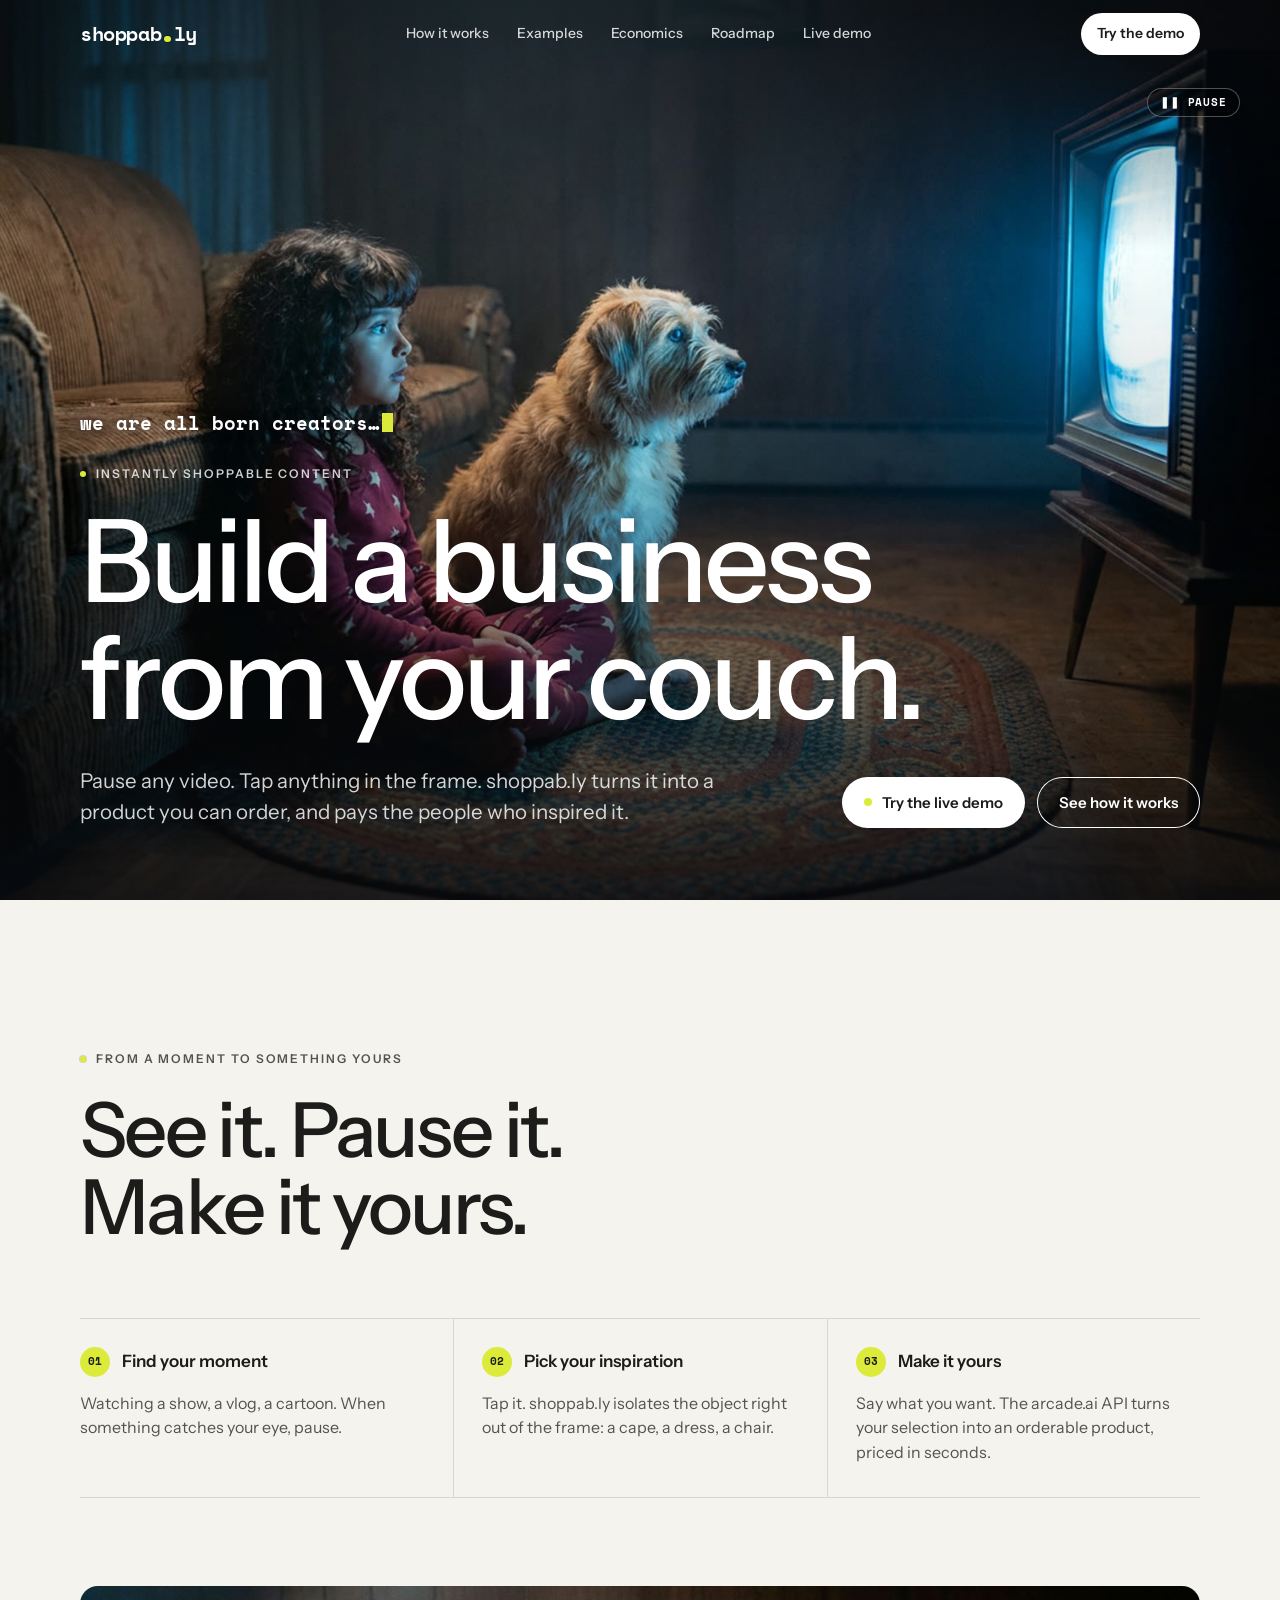
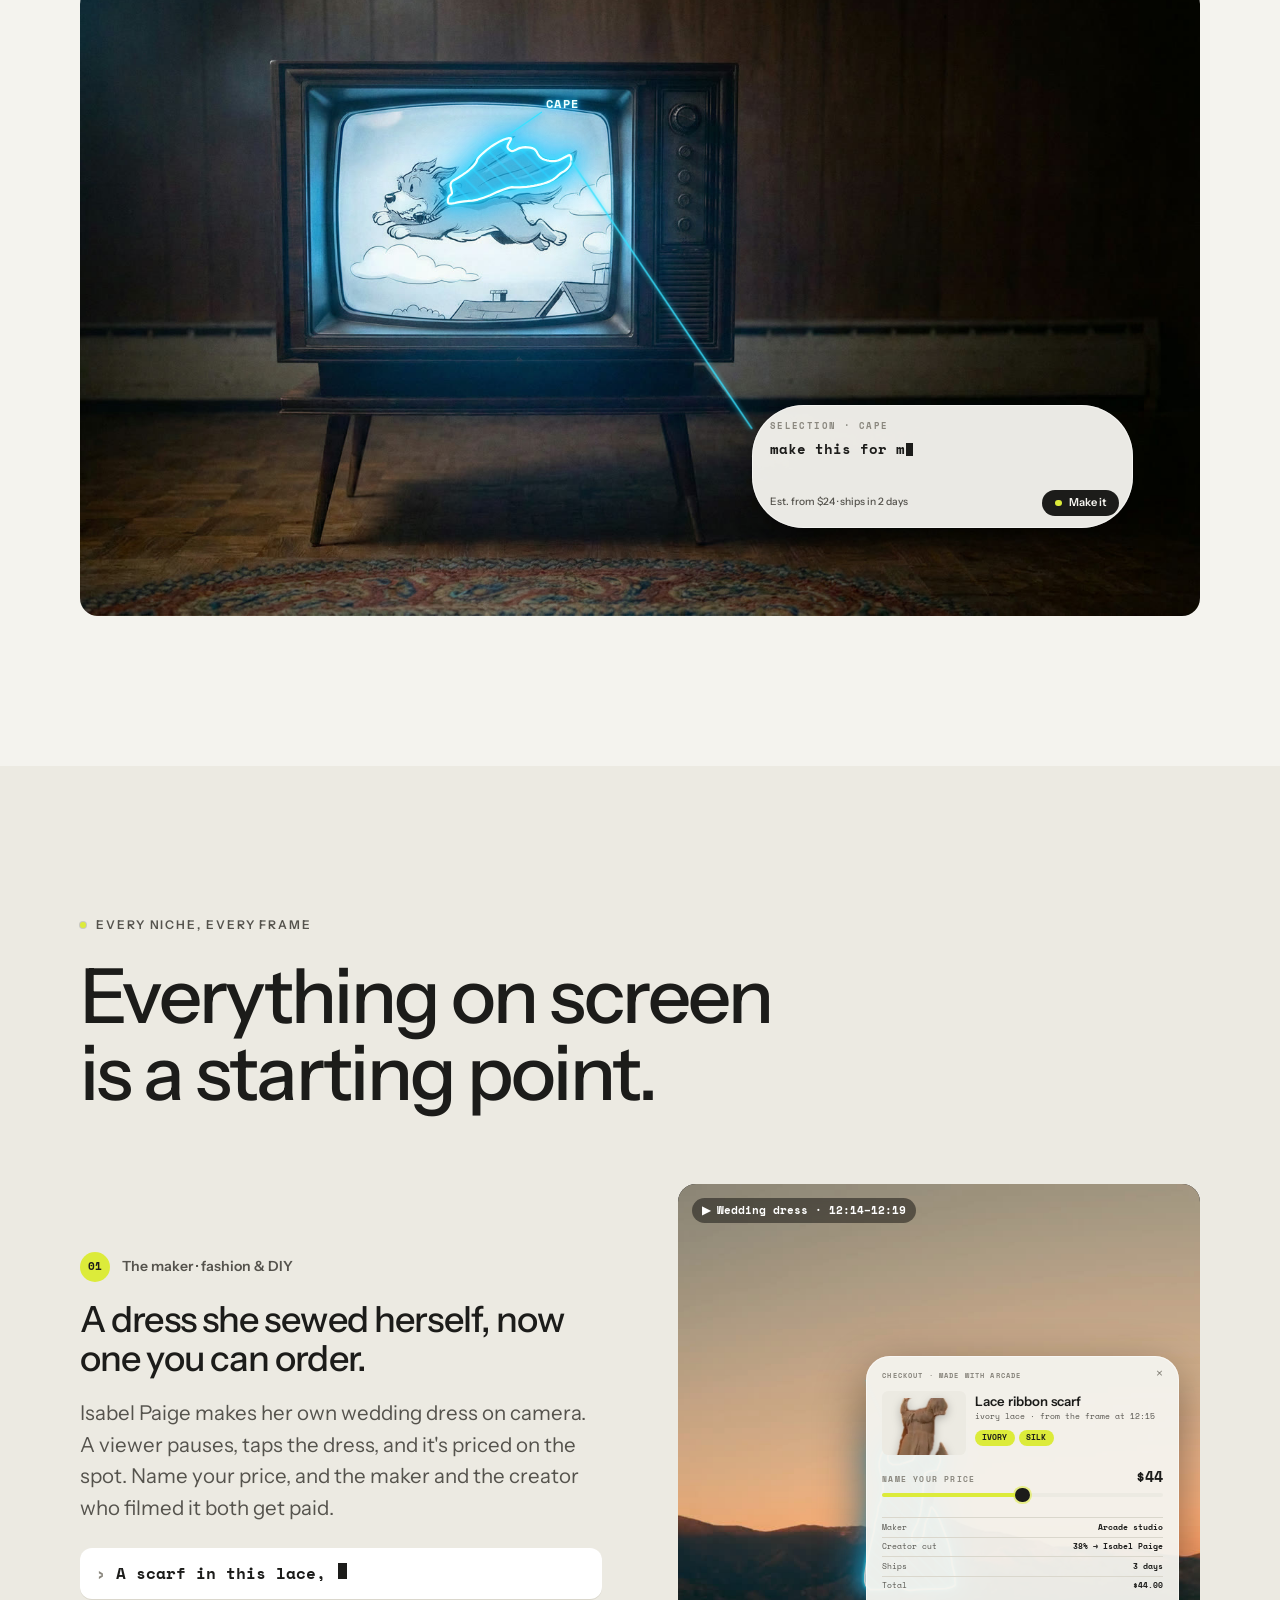
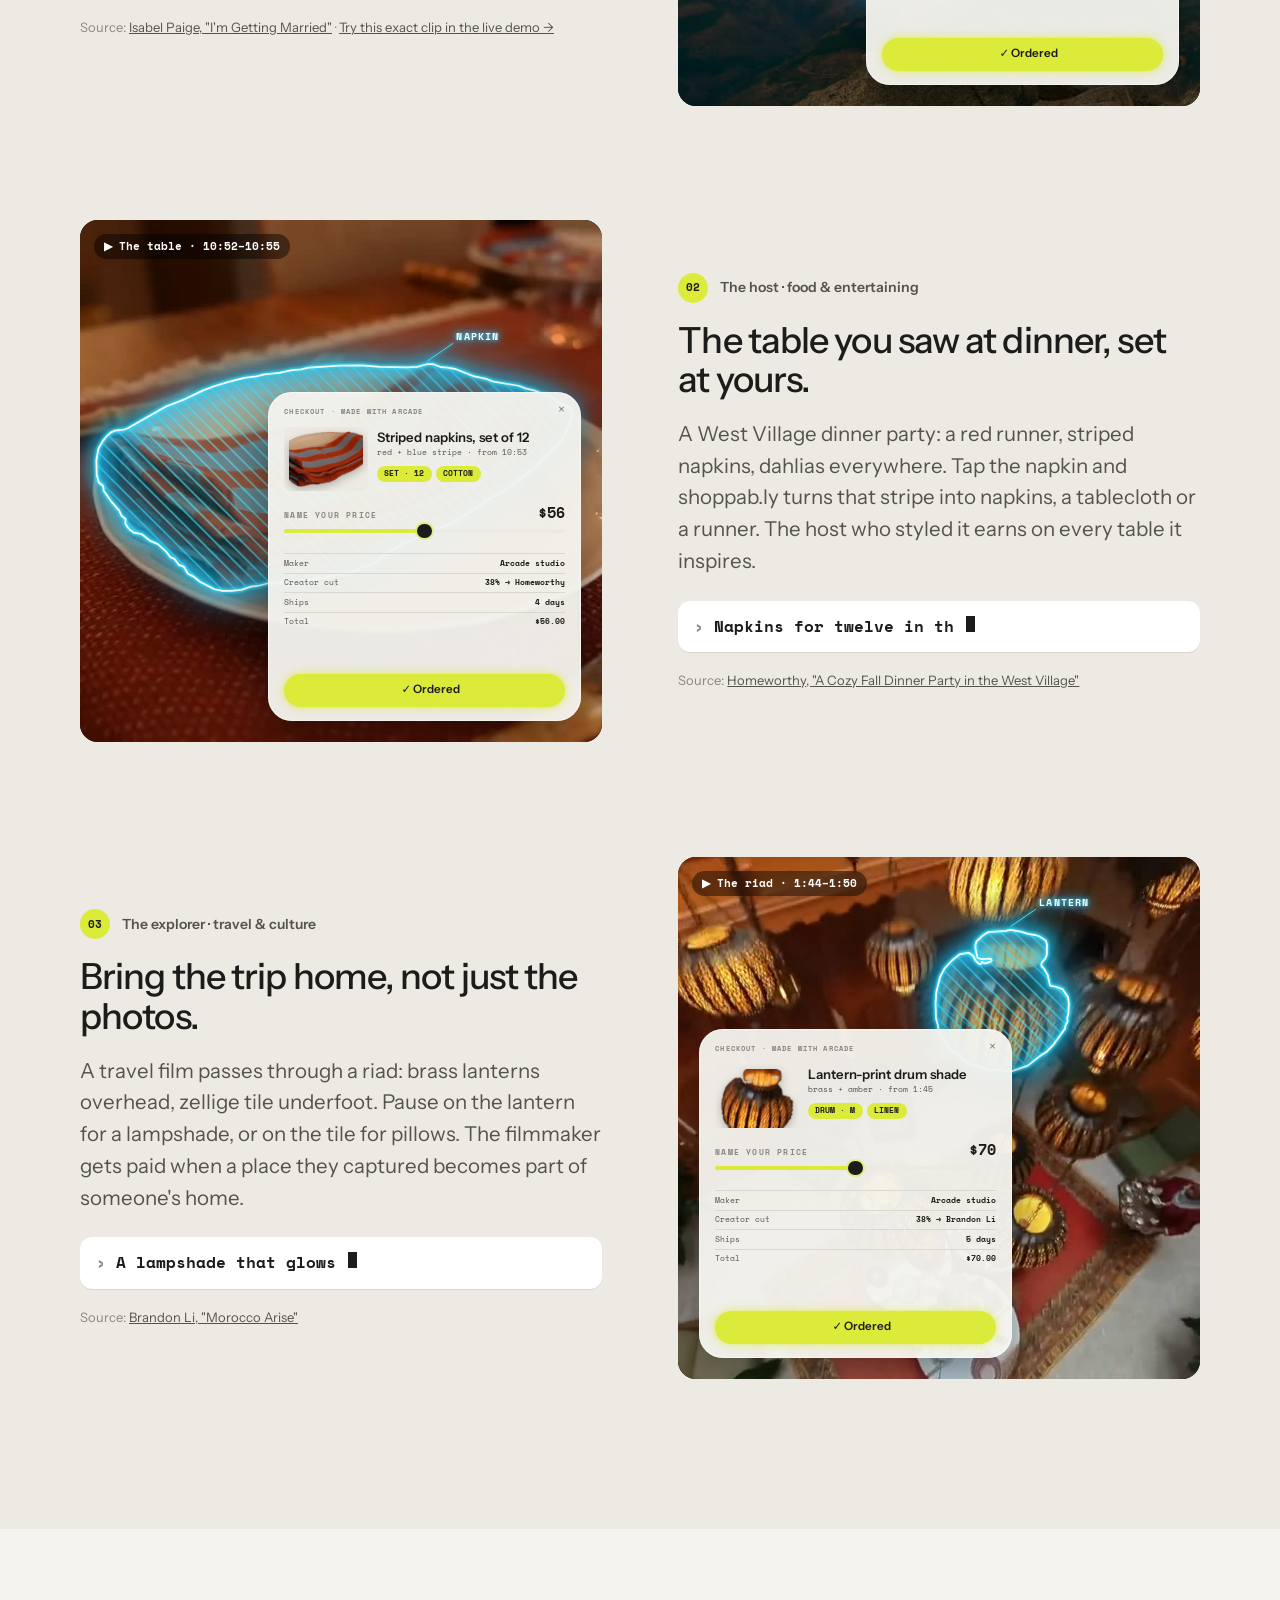
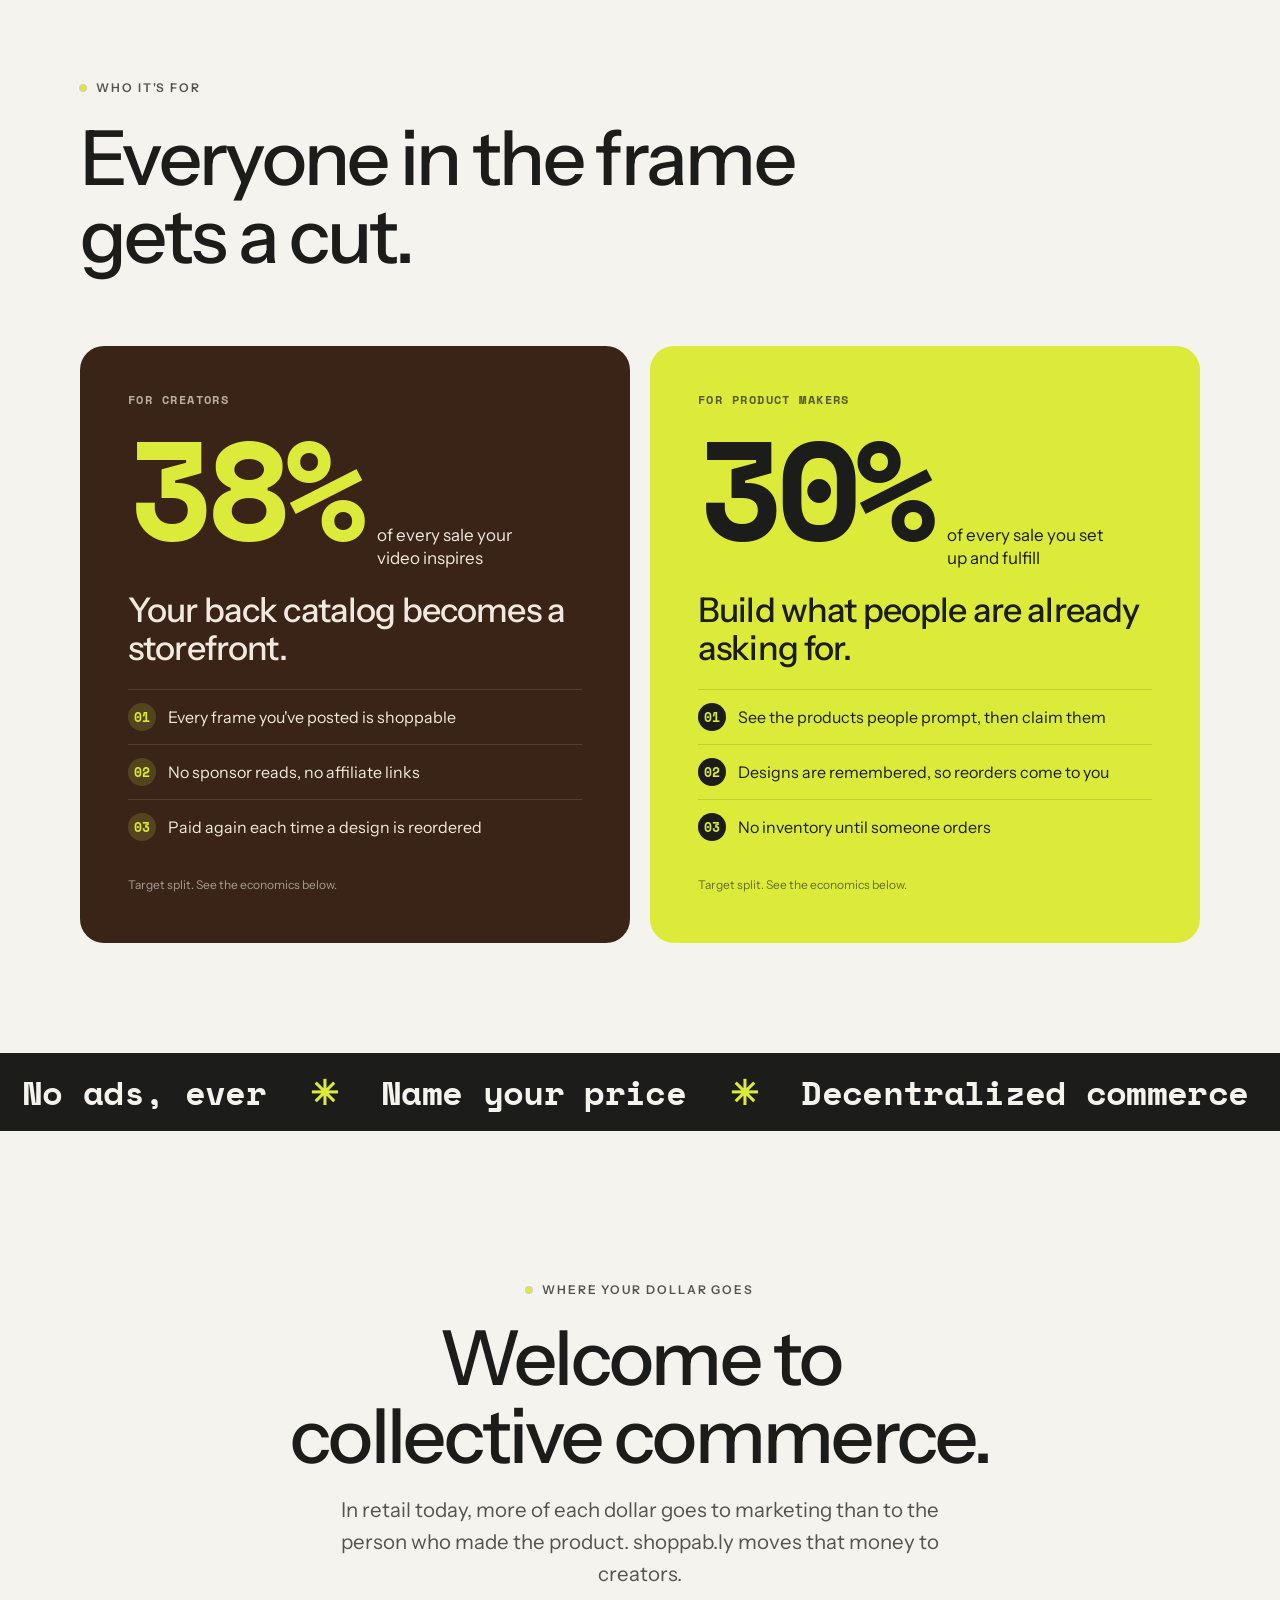
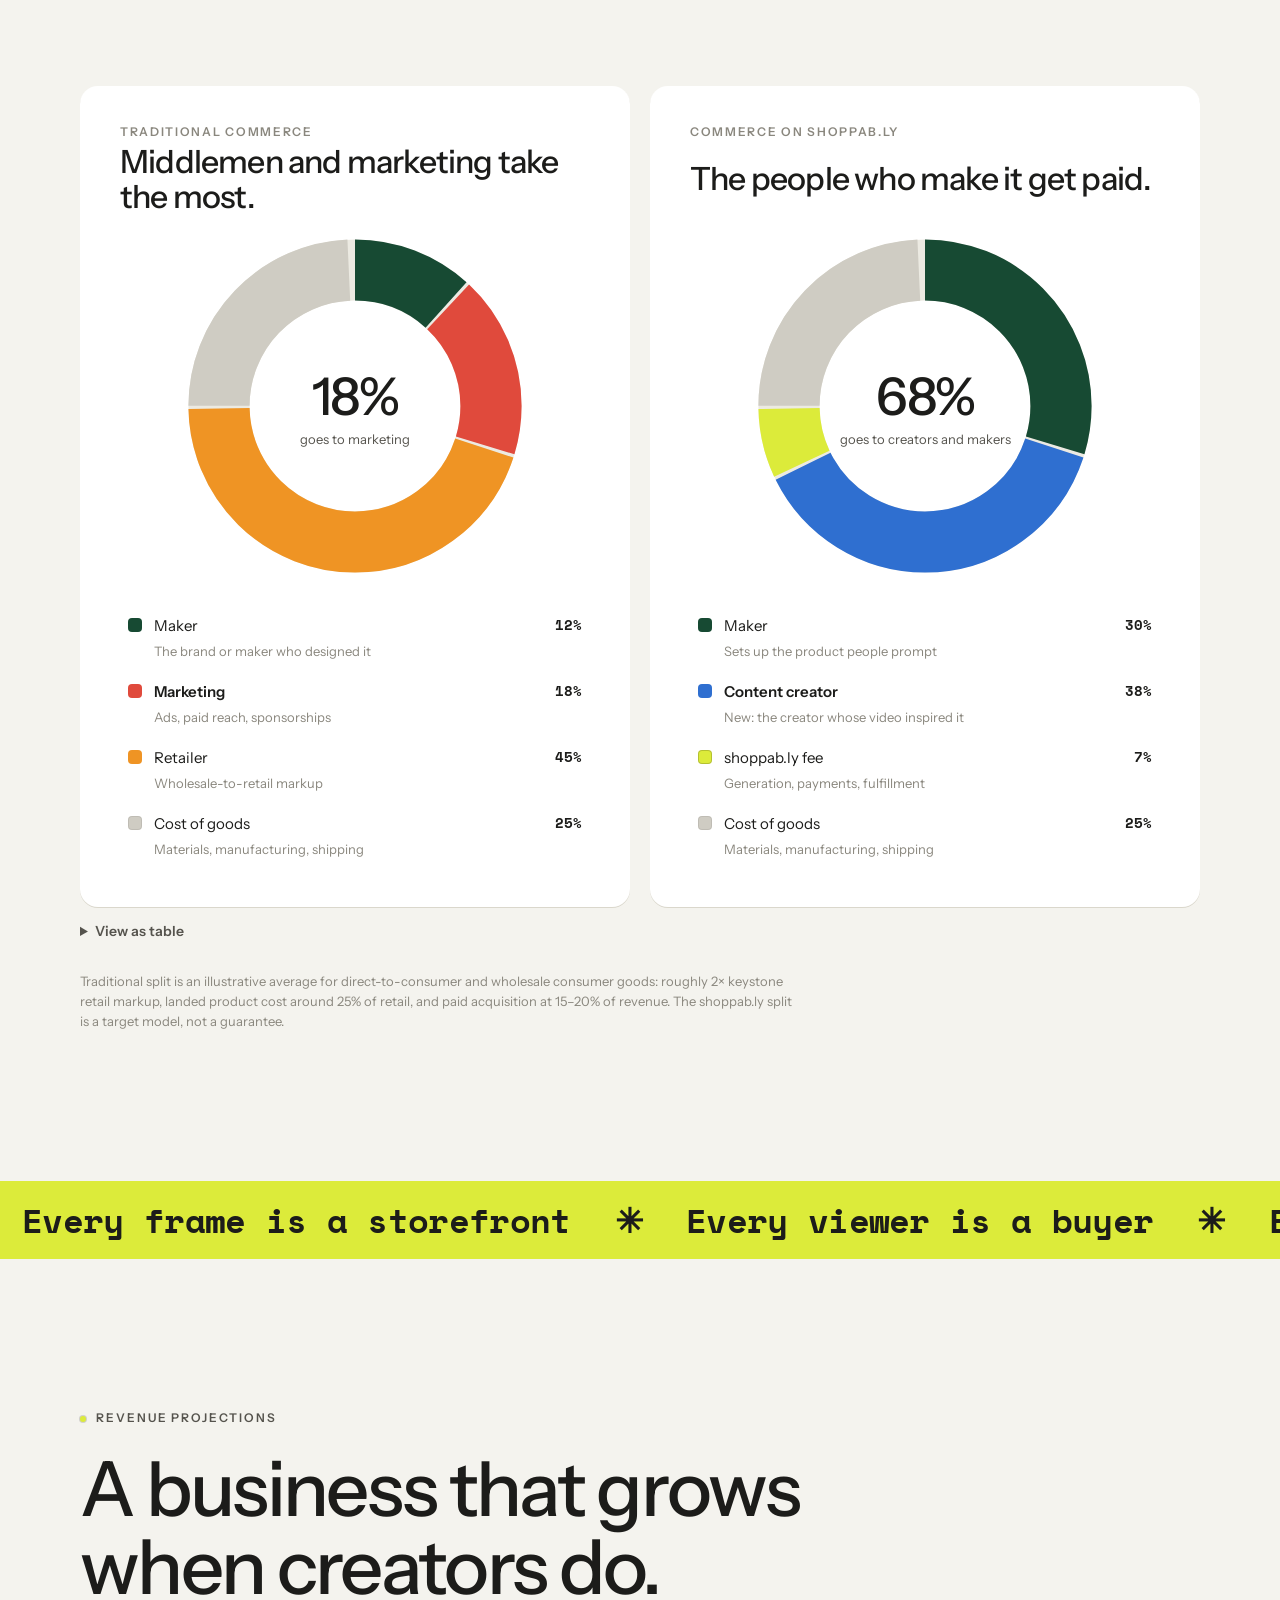
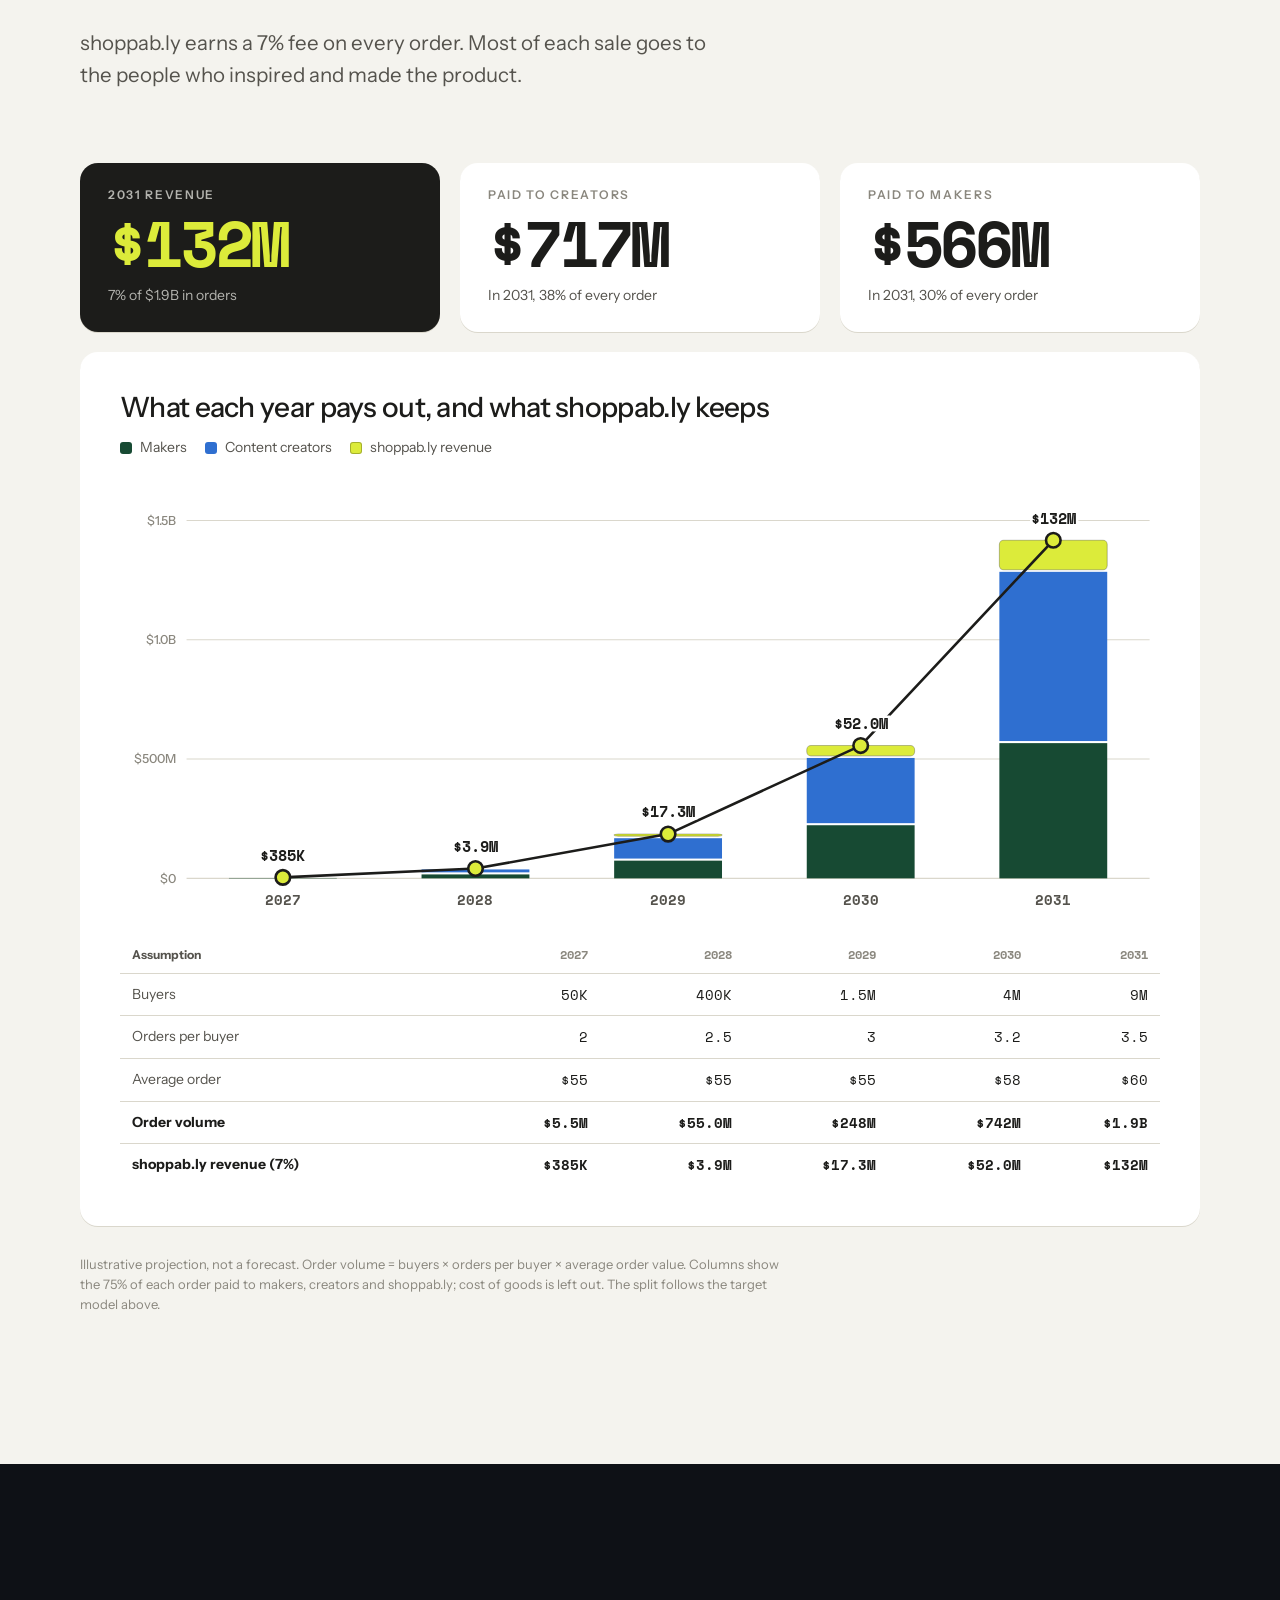
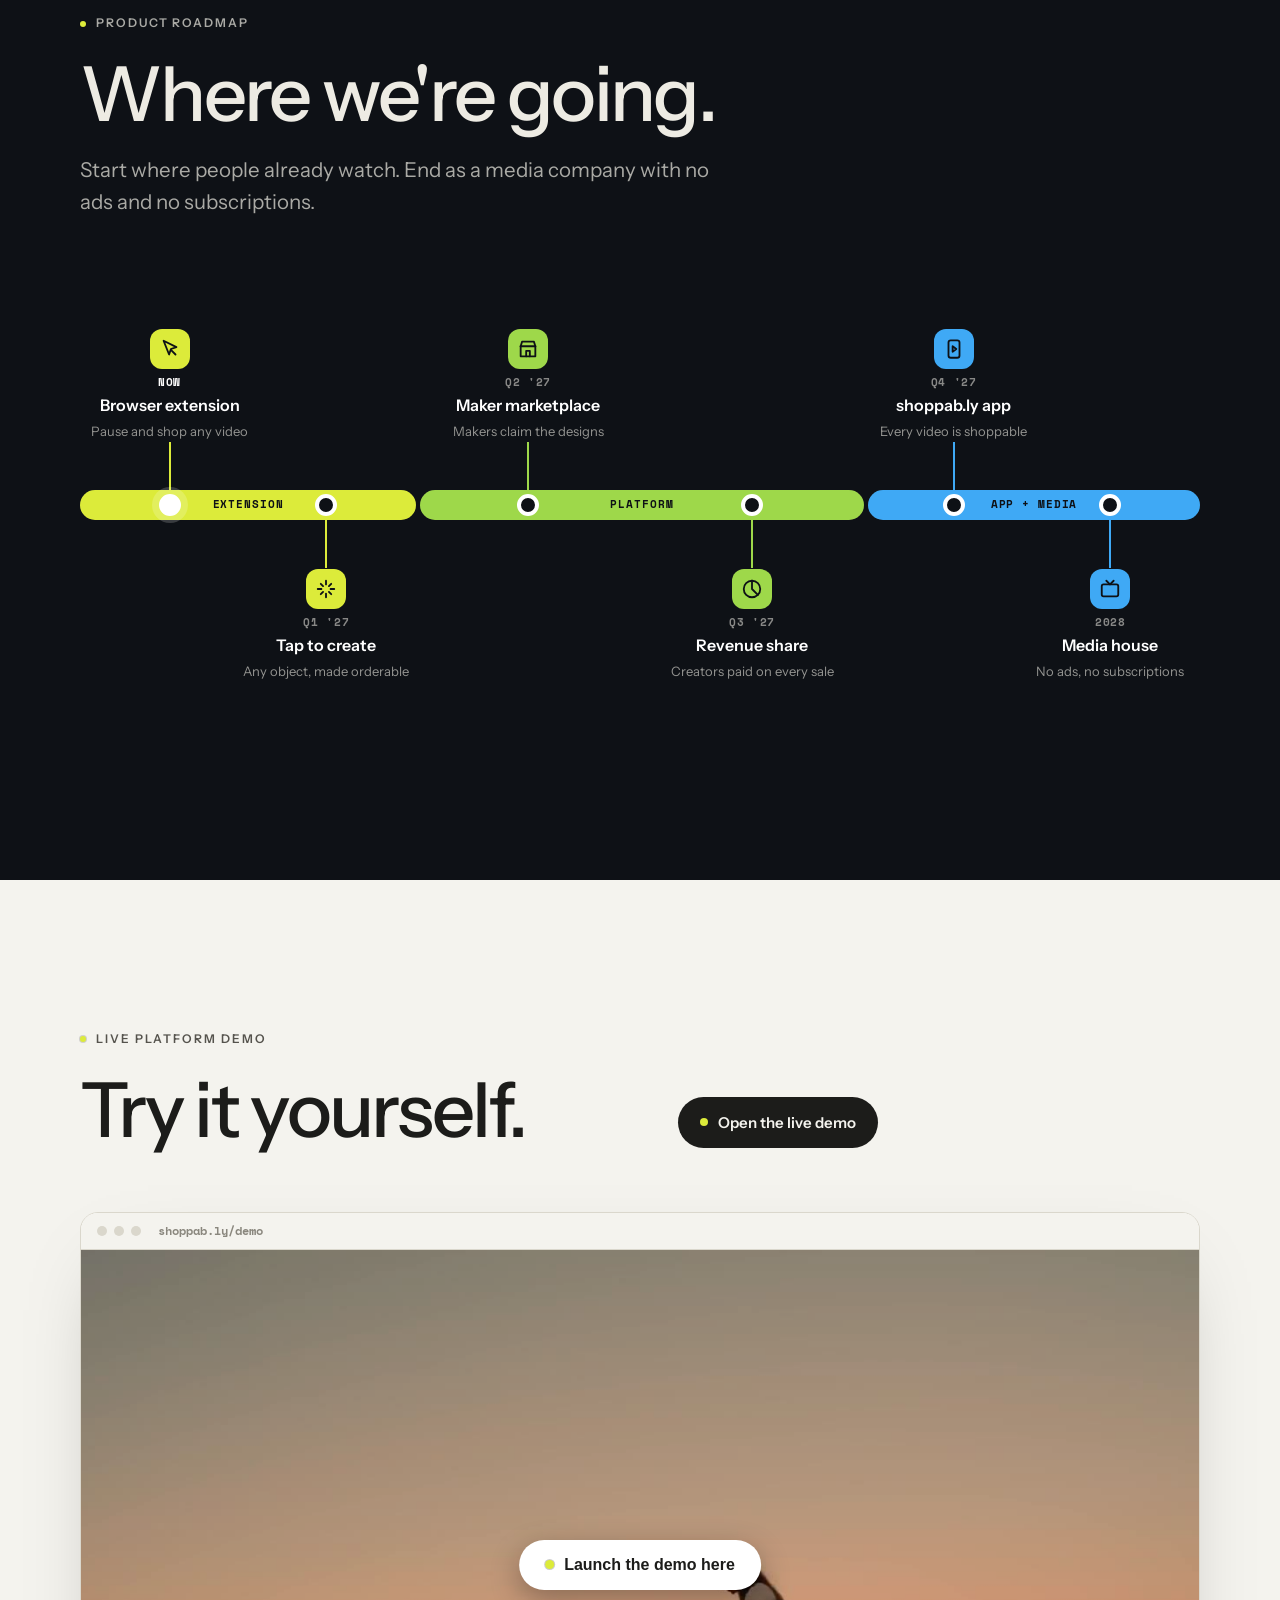
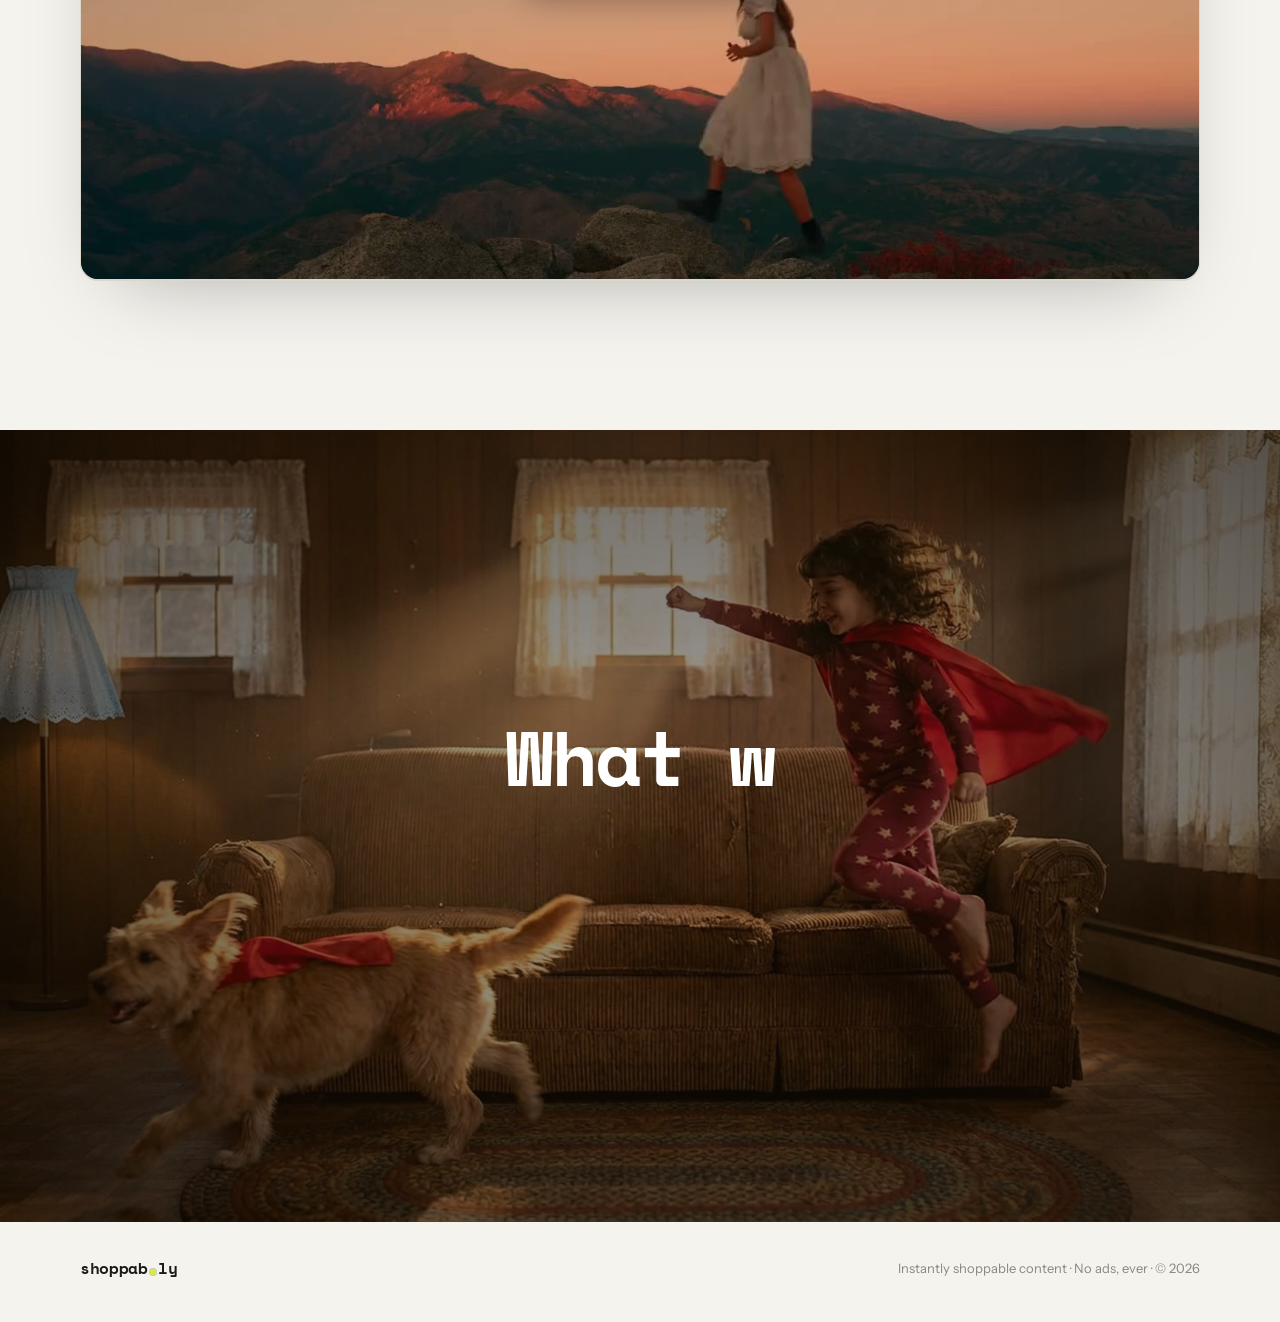
<file: marketing/index.html>
<!doctype html>
<html lang="en">
<head>
<meta charset="utf-8">
<meta name="viewport" content="width=device-width, initial-scale=1">
<title>shoppab.ly | Instantly shoppable content</title>
<meta name="description" content="Pause any video, select anything in the frame, and shoppab.ly turns it into an orderable product. Creators earn on the content that inspired it.">
<meta property="og:title" content="shoppab.ly | Build a business from your couch">
<meta property="og:description" content="Instantly shoppable content. See it. Pause it. Make it yours.">
<meta property="og:image" content="/media/closing.jpg">
<meta name="theme-color" content="#F4F3EE">
<link rel="icon" href="data:image/svg+xml,%3Csvg xmlns='http://www.w3.org/2000/svg' viewBox='0 0 32 32'%3E%3Crect width='32' height='32' rx='8' fill='%231C1C1A'/%3E%3Ccircle cx='16' cy='16' r='7' fill='%23DCEB3A'/%3E%3C/svg%3E">
<link rel="preconnect" href="https://fonts.googleapis.com">
<link rel="preconnect" href="https://fonts.gstatic.com" crossorigin>
<link href="https://fonts.googleapis.com/css2?family=Instrument+Sans:wght@400;500;600&family=Space+Mono:wght@400;700&display=swap" rel="stylesheet">
<style>
  :root {
    color-scheme: light;
    --bg: #F4F3EE;
    --bg-2: #ECEAE2;
    --ink: #1C1C1A;
    --ink-2: #55534D;
    --ink-3: #8A877E;
    --line: #DAD7CC;
    --night: #0E1116;
    --chartreuse: #DCEB3A;
    --signal: #3FA9F5;
    /* chart identities: validated (light surface #F4F3EE, all-pairs CVD) */
    /* chart identities: CVD-checked on the white card surface */
    --c-maker: #174A33;      /* maker: rich forest green */
    --c-marketing: #E04A3C;  /* marketing: red */
    --c-retailer: #EF9424;   /* retailer: orange */
    --c-cogs: #CFCCC3;       /* cost of goods: greyed out */
    --c-fee: #DCEB3A;        /* shoppab.ly fee: brand chartreuse */
    --c-content: #2F6FD0;    /* content creator: selection blue */
    --sans: "Instrument Sans", system-ui, -apple-system, "Segoe UI", sans-serif;
    --mono: "Space Mono", ui-monospace, "SFMono-Regular", Menlo, monospace;
    --wrap: 1200px;
    --gutter: clamp(16px, 4vw, 40px);
    --radius: 18px;
  }
  *, *::before, *::after { box-sizing: border-box; }
  html { scroll-behavior: smooth; }
  body {
    margin: 0; background: var(--bg); color: var(--ink);
    font-family: var(--sans); font-size: 17px; line-height: 1.55;
    -webkit-font-smoothing: antialiased; overflow-x: hidden;
  }
  img, video { display: block; max-width: 100%; }
  a { color: inherit; }
  .wrap { max-width: var(--wrap); margin: 0 auto; padding: 0 var(--gutter); }
  .eyebrow {
    font-family: var(--sans); font-weight: 600; font-size: 12px; letter-spacing: .16em;
    text-transform: uppercase; color: var(--ink-2); display: inline-flex; gap: 10px; align-items: center;
  }
  .eyebrow::before { content: ""; width: 6px; height: 6px; border-radius: 50%; background: var(--chartreuse); box-shadow: 0 0 0 1px rgba(0,0,0,.15); }
  h1, h2, h3 { font-weight: 500; letter-spacing: -0.035em; line-height: 1.02; margin: 0; }
  h2 { font-size: clamp(38px, 6vw, 76px); }
  h3 { font-size: clamp(26px, 3vw, 36px); letter-spacing: -0.025em; line-height: 1.1; }
  p { margin: 0; }
  .lede { font-size: clamp(18px, 1.6vw, 21px); color: var(--ink-2); max-width: 46ch; }
  .chip {
    display: inline-grid; place-items: center; width: 30px; height: 30px; border-radius: 50%;
    background: var(--chartreuse); font: 700 11px/1 var(--mono); color: var(--ink); flex: none;
  }
  .btn {
    display: inline-flex; align-items: center; gap: 10px; padding: 14px 22px; border-radius: 999px;
    background: var(--ink); color: var(--bg); text-decoration: none; font-weight: 600; font-size: 15px;
    border: 0; cursor: pointer; transition: transform .2s ease, background .2s ease;
  }
  .btn:hover { transform: translateY(-1px); background: #000; }
  .btn.ghost { background: transparent; color: inherit; box-shadow: inset 0 0 0 1px currentColor; }
  .btn .dot { width: 8px; height: 8px; border-radius: 50%; background: var(--chartreuse); }

  /* ---------- nav ---------- */
  .nav {
    position: fixed; inset: 0 0 auto 0; z-index: 50; transition: background .3s ease, color .3s ease, box-shadow .3s ease;
    color: #fff;
  }
  .nav.solid { background: rgba(244,243,238,.86); backdrop-filter: blur(14px); -webkit-backdrop-filter: blur(14px); color: var(--ink); box-shadow: 0 1px 0 var(--line); }
  .nav .wrap { display: flex; align-items: center; justify-content: space-between; height: 68px; gap: 24px; }
  .wordmark { font: 700 20px/1 var(--mono); letter-spacing: -0.02em; text-decoration: none; display: inline-flex; align-items: center; gap: 2px; }
  .wordmark .dot, .closing .mark span {
    display: inline-block; width: .34em; height: .34em; margin: 0 .04em; border-radius: 50%; align-self: flex-end; margin-bottom: .08em;
    background: var(--chartreuse); color: transparent; overflow: hidden; box-shadow: 0 0 0 1px rgba(0,0,0,.18);
  }
  .nav-links { display: flex; gap: 28px; font-size: 14px; font-weight: 500; }
  .nav-links a { text-decoration: none; opacity: .82; }
  .nav-links a:hover { opacity: 1; }
  .nav .btn { padding: 10px 16px; font-size: 14px; background: #fff; color: var(--ink); }
  .nav.solid .btn { background: var(--ink); color: var(--bg); }
  @media (max-width: 820px) { .nav-links { display: none; } }

  /* ---------- hero ---------- */
  .hero { position: relative; min-height: 100svh; display: grid; align-items: end; color: #fff; background: var(--night); overflow: hidden; }
  .hero video, .hero .poster { position: absolute; inset: 0; width: 100%; height: 100%; object-fit: cover; }
  .hero::after {
    content: ""; position: absolute; inset: 0;
    background: linear-gradient(180deg, rgba(8,10,14,.55) 0%, rgba(8,10,14,0) 28%, rgba(8,10,14,.15) 55%, rgba(8,10,14,.82) 100%);
  }
  .hero-inner { position: relative; z-index: 2; padding-bottom: clamp(40px, 8vh, 88px); padding-top: 120px; width: 100%; }
  .typed {
    font: 700 clamp(15px, 1.5vw, 19px)/1.4 var(--mono); color: #fff; min-height: 1.4em; margin-bottom: 22px;
    text-shadow: 0 1px 12px rgba(0,0,0,.6);
  }
  .typed .caret { display: inline-block; width: .6em; height: 1.05em; background: var(--chartreuse); vertical-align: -0.15em; margin-left: 2px; animation: blink 1s steps(1) infinite; }
  @keyframes blink { 50% { opacity: 0; } }
  .hero h1 { font-size: clamp(48px, 9vw, 128px); max-width: 12ch; }
  .hero-row { display: flex; flex-wrap: wrap; gap: 28px 48px; align-items: end; justify-content: space-between; margin-top: 28px; }
  .hero .lede { color: rgba(255,255,255,.82); }
  .hero .eyebrow { color: rgba(255,255,255,.8); margin-bottom: 18px; }
  .hero-ctas { display: flex; gap: 12px; flex-wrap: wrap; }
  .hero .btn { background: #fff; color: var(--ink); }
  .hero .btn.ghost { background: transparent; color: #fff; }
  .sound {
    position: absolute; right: var(--gutter); top: 88px; z-index: 3; font: 700 11px/1 var(--mono); letter-spacing: .08em;
    color: #fff; background: rgba(0,0,0,.35); border: 1px solid rgba(255,255,255,.3); padding: 8px 12px; border-radius: 999px; cursor: pointer;
  }
  /* intro film: plays once with its own captions, then hands off to the loop and the hero copy */
  .hero .film { z-index: 1; transition: opacity 1.2s ease; }
  .hero::after { transition: opacity 1.2s ease; }
  .hero-inner { transition: opacity 1.2s ease .4s; }
  .hero.film-on::after { opacity: 0; }
  .hero.film-on .hero-inner { opacity: 0; visibility: hidden; transition: none; }
  .hero:not(.film-on) .film { opacity: 0; pointer-events: none; }
  @media (max-aspect-ratio: 4/3) { .hero .film { object-fit: contain; } }  /* keep the film's centered captions on screen */
  .film-skip { top: 128px; }
  .hero:not(.film-on) .film-skip { display: none; }

  /* ---------- sections ---------- */
  section { padding: clamp(80px, 12vw, 150px) 0; }
  .section-head { display: grid; gap: 22px; margin-bottom: clamp(44px, 6vw, 72px); }

  /* steps */
  .steps { display: grid; grid-template-columns: repeat(3, 1fr); border-top: 1px solid var(--line); border-bottom: 1px solid var(--line); }
  .step { padding: 28px 28px 32px 0; display: grid; gap: 14px; align-content: start; }
  .step + .step { padding-left: 28px; border-left: 1px solid var(--line); }
  .step-top { display: flex; align-items: center; gap: 12px; font-weight: 600; }
  .step p { color: var(--ink-2); font-size: 16px; }
  @media (max-width: 820px) {
    .steps { grid-template-columns: 1fr; }
    .step, .step + .step { padding: 24px 0; border-left: 0; }
    .step + .step { border-top: 1px solid var(--line); }
  }

  /* frozen frame demo */
  .freeze { margin-top: clamp(48px, 7vw, 88px); position: relative; border-radius: var(--radius); overflow: hidden; background: var(--night); container-type: inline-size; }
  .freeze > img { width: 100%; height: auto; }

  /* live demo */
  .demo-head { display: grid; grid-template-columns: minmax(0, 1fr) minmax(0, 1fr); gap: clamp(28px, 6vw, 88px); align-items: end; margin-bottom: clamp(40px, 5vw, 64px); }
  .demo-copy { display: grid; gap: 22px; }
  .demo-points { list-style: none; margin: 0; padding: 0; display: grid; gap: 12px; font-size: 15px; color: var(--ink-2); }
  .demo-points li { display: flex; gap: 12px; align-items: center; }
  .demo-frame { border-radius: var(--radius); overflow: hidden; background: #fff; box-shadow: 0 1px 0 var(--line), 0 30px 80px -40px rgba(0,0,0,.35); border: 1px solid var(--line); }
  .demo-bar { display: flex; align-items: center; gap: 7px; padding: 12px 16px; border-bottom: 1px solid var(--line); background: var(--bg); }
  .demo-bar span { width: 10px; height: 10px; border-radius: 50%; background: var(--line); }
  .demo-bar em { font: 700 12px/1 var(--mono); font-style: normal; color: var(--ink-3); margin-left: 10px; }
  .demo-stage { position: relative; display: block; width: 100%; aspect-ratio: 16 / 9; padding: 0; border: 0; cursor: pointer; background: var(--night); }
  .demo-stage img { width: 100%; height: 100%; object-fit: cover; opacity: .85; transition: opacity .3s ease, transform .6s ease; }
  .demo-stage:hover img { opacity: 1; transform: scale(1.01); }
  .demo-play { position: absolute; left: 50%; top: 50%; transform: translate(-50%, -50%); display: inline-flex; gap: 10px; align-items: center; background: #fff; color: var(--ink); font-weight: 600; font-size: 16px; padding: 16px 26px; border-radius: 999px; box-shadow: 0 10px 30px rgba(0,0,0,.3); }
  .demo-play .dot { width: 9px; height: 9px; border-radius: 50%; background: var(--chartreuse); box-shadow: 0 0 0 1px rgba(0,0,0,.2); }
  .demo-frame iframe { display: block; width: 100%; height: min(900px, 86vh); border: 0; background: #f6f5ef; }
  @media (max-width: 820px) { .demo-head { grid-template-columns: 1fr; } }

  /* examples */
  .examples { background: var(--bg-2); }
  .ex { display: grid; grid-template-columns: minmax(0, 1fr) minmax(0, 1fr); gap: clamp(28px, 6vw, 88px); align-items: center; }
  .ex + .ex { margin-top: clamp(64px, 9vw, 120px); }
  .ex:nth-child(even) .ex-media { order: 2; }
  .ex-media { position: relative; aspect-ratio: 1; border-radius: var(--radius); overflow: hidden; background: var(--night); }
  .ex-media video, .ex-media img { width: 100%; height: 100%; object-fit: cover; }
  .ex-media .tag { z-index: 4; }
  /* neon selection, matched to the film's overlay (edit/overlay_source/overlay.html) */
  .ex-media.sel { container-type: inline-size; }
  .nsel { position: absolute; inset: 0; z-index: 2; pointer-events: none; }
  .nsel svg { position: absolute; left: 0; top: 0; width: 100%; height: 100%; overflow: visible; }
  .nc-card {
    position: absolute; container-type: inline-size; background: rgba(244,243,238,.96); border-radius: 4.6cqw; overflow: hidden;
    box-shadow: 0 18px 50px rgba(0,0,0,.45), 0 0 0 1px rgba(255,255,255,.5) inset; color: var(--ink); font-family: var(--sans); opacity: 0;
  }
  .ex-media .nc-card { width: 60%; bottom: 4%; }
  .ex-media .nc-card.r { right: 4%; } .ex-media .nc-card.l { left: 4%; }
  .freeze .nc-card { width: 34%; right: 6%; bottom: 14%; }
  @container (max-width: 420px) { .ex-media .nc-card { width: 86%; } .ex-media .nc-card.r { right: 7%; } .ex-media .nc-card.l { left: 7%; } }
  @container (max-width: 700px) { .freeze .nc-card { position: relative; right: auto; bottom: auto; width: 100%; border-radius: 0; box-shadow: none; } .freeze .nc-lead { display: none; } }
  .nc-small, .nc-big { position: absolute; inset: 0; }
  .nc-big { opacity: 0; }
  .nc-eyebrow { font: 700 2.3cqw/1 var(--mono); letter-spacing: .16em; text-transform: uppercase; color: var(--ink-3); white-space: nowrap; }
  .nc-small .nc-eyebrow { position: absolute; left: 4.7cqw; top: 4.4cqw; }
  .nc-prompt { position: absolute; left: 4.7cqw; right: 4.7cqw; top: 9.5cqw; font: 700 3.6cqw/1.3 var(--mono); white-space: nowrap; overflow: hidden; }
  .nc-cursor { display: inline-block; width: .55em; height: .95em; margin-left: .06em; vertical-align: -.12em; background: var(--ink); }
  .nc-foot { position: absolute; left: 4.7cqw; bottom: 5.5cqw; font: 500 2.7cqw/1 var(--sans); color: var(--ink-2); white-space: nowrap; }
  .nc-btn { position: absolute; display: inline-flex; align-items: center; gap: 1.9cqw; padding: 2cqw 3.5cqw; border-radius: 999px; background: var(--ink); color: var(--bg); font: 600 2.9cqw/1 var(--sans); white-space: nowrap; }
  .nc-btn .dot { width: 1.7cqw; height: 1.7cqw; border-radius: 50%; background: var(--chartreuse); }
  .nc-make { right: 3.5cqw; bottom: 3.2cqw; }
  .nc-bar { position: absolute; left: 0; bottom: 0; height: .9cqw; width: 0; background: var(--chartreuse); box-shadow: 0 0 2cqw rgba(220,235,58,.9); }
  .nc-big > .nc-eyebrow { position: absolute; left: 5.2cqw; top: 5cqw; }
  .nc-x { position: absolute; right: 5.2cqw; top: 3.4cqw; font: 400 4.2cqw/1 var(--sans); color: var(--ink-3); }
  .nc-thumb { position: absolute; left: 5.2cqw; top: 11.3cqw; width: 26.6cqw; height: 20.2cqw; border-radius: 2cqw; background: var(--bg-2); display: grid; place-items: center; overflow: hidden; }
  .nc-thumb img { max-width: 88%; max-height: 88%; filter: drop-shadow(0 1cqw 1.4cqw rgba(0,0,0,.25)); }
  .nc-info { position: absolute; left: 34.7cqw; right: 5.2cqw; top: 12.1cqw; }
  .nc-title { font: 600 4.2cqw/1.1 var(--sans); }
  .nc-sub { font: 400 2.4cqw/1.4 var(--mono); color: var(--ink-2); margin-top: 1.3cqw; }
  .nc-chips { margin-top: 2.2cqw; display: flex; gap: 1.4cqw; flex-wrap: wrap; }
  .nc-chips span { padding: 1.4cqw 2.4cqw; border-radius: 999px; font: 700 2.4cqw/1 var(--mono); background: var(--chartreuse); }
  .nc-price { position: absolute; left: 5.2cqw; right: 5.2cqw; top: 36.3cqw; }
  .nc-ph { display: flex; justify-content: space-between; align-items: baseline; }
  .nc-ph .nc-eyebrow { font-size: 2.4cqw; }
  .nc-pv { font: 700 4.7cqw/1 var(--mono); }
  .nc-track { position: relative; height: 1.3cqw; border-radius: 1cqw; background: var(--bg-2); margin-top: 2.7cqw; }
  .nc-fill { position: absolute; left: 0; top: 0; bottom: 0; width: 20%; border-radius: 1cqw; background: var(--chartreuse); }
  .nc-knob { position: absolute; top: 50%; left: 20%; width: 4.5cqw; height: 4.5cqw; margin: -2.25cqw 0 0 -2.25cqw; border-radius: 50%; background: var(--ink); box-shadow: 0 0 0 .65cqw rgba(220,235,58,.55); }
  .nc-rows { position: absolute; left: 5.2cqw; right: 5.2cqw; top: 51.6cqw; }
  .nc-row { display: flex; justify-content: space-between; font: 400 2.4cqw/1 var(--mono); color: var(--ink-2); padding: 1.75cqw 0; border-top: 1px solid var(--line); }
  .nc-row b { color: var(--ink); font-weight: 700; }
  .nc-cta { left: 5.2cqw; right: 5.2cqw; bottom: 4.5cqw; justify-content: center; padding: 3.4cqw 0; font-size: 3.7cqw; }
  .nc-cta .dot { width: 2.1cqw; height: 2.1cqw; }
  .ex-media .tag {
    position: absolute; left: 14px; top: 14px; z-index: 2; font: 700 11px/1 var(--mono); color: #fff;
    background: rgba(0,0,0,.45); padding: 7px 10px; border-radius: 999px; backdrop-filter: blur(6px);
  }
  .ex-copy { display: grid; gap: 18px; }
  .ex-copy .num { display: flex; align-items: center; gap: 12px; font-weight: 600; font-size: 14px; color: var(--ink-2); }
  .ex-copy blockquote { margin: 6px 0 0; padding: 14px 16px; border-radius: 12px; background: #fff; box-shadow: 0 1px 0 var(--line); font: 700 16px/1.45 var(--mono); display: flex; gap: 10px; align-items: baseline; min-height: 3.2em; }
  .ex-copy blockquote::before { content: "›"; color: var(--ink-3); }
  .ex-copy blockquote .bq-cursor { display: inline-block; width: .55em; height: 1em; margin-left: 2px; vertical-align: -.15em; background: var(--ink); animation: blink 1s steps(1) infinite; }
  .ex-copy .meta { font-size: 13px; color: var(--ink-3); }
  .ex-copy .meta a { color: var(--ink-2); }
  @media (max-width: 820px) {
    .ex { grid-template-columns: 1fr; }
    .ex:nth-child(even) .ex-media { order: 0; }
  }

  /* audiences */
  #who { padding-bottom: 0; }
  .aud { display: grid; grid-template-columns: repeat(2, 1fr); gap: 20px; }
  .aud-card { position: relative; overflow: hidden; border-radius: 24px; padding: clamp(28px, 4vw, 48px); display: grid; gap: 22px; align-content: start; min-height: 520px; }
  .aud-card.creators { background: #3A2418; color: #F1E9DF; }
  .aud-card.makers { background: var(--chartreuse); color: var(--ink); }
  .aud-card .who { font: 700 12px/1 var(--mono); letter-spacing: .12em; text-transform: uppercase; opacity: .7; }
  .aud-big { display: flex; align-items: baseline; gap: 16px; flex-wrap: wrap; }
  .aud-big b { font: 700 clamp(84px, 11vw, 148px)/.85 var(--mono); letter-spacing: -0.06em; }
  .aud-card.creators .aud-big b { color: var(--chartreuse); }
  .aud-big span { font-size: 17px; line-height: 1.35; max-width: 16ch; }
  .aud-card h3 { font-size: clamp(26px, 2.8vw, 34px); }
  .aud-list { list-style: none; margin: 0; padding: 0; display: grid; gap: 0; }
  .aud-list li { display: grid; grid-template-columns: 28px 1fr; gap: 12px; align-items: center; padding: 13px 0; font-size: 16px; border-top: 1px solid rgba(255,255,255,.12); }
  .aud-card.makers .aud-list li { border-top-color: rgba(0,0,0,.12); }
  .aud-list li i { width: 28px; height: 28px; border-radius: 50%; display: grid; place-items: center; font-style: normal; font: 700 13px/1 var(--mono); }
  .aud-card.creators .aud-list li i { background: rgba(220,235,58,.16); color: var(--chartreuse); }
  .aud-card.makers .aud-list li i { background: var(--ink); color: var(--chartreuse); }
  .aud-foot { font-size: 12px; opacity: .6; margin-top: auto; }
  .ticker { margin-top: clamp(64px, 9vw, 110px); background: var(--ink); color: var(--bg); overflow: hidden; padding: 22px 0; }
  .ticker-track { display: flex; width: max-content; animation: tick 38s linear infinite; }
  .ticker-track span { font: 700 clamp(22px, 3vw, 34px)/1 var(--mono); letter-spacing: -0.02em; white-space: nowrap; padding: 0 22px; display: inline-flex; align-items: center; gap: 44px; }
  .ticker-track span::after { content: "✳"; color: var(--chartreuse); }
  @keyframes tick { to { transform: translateX(-50%); } }
  .ticker.alt { margin-top: 0; background: var(--chartreuse); color: var(--ink); }
  .ticker.alt .ticker-track { animation-direction: reverse; animation-duration: 44s; }
  .ticker.alt .ticker-track span::after { color: var(--ink); }
  @media (max-width: 820px) { .aud { grid-template-columns: 1fr; } .aud-card { min-height: 0; } }

  /* economics */
  .econ-hero { text-align: center; display: grid; justify-items: center; gap: 20px; margin-bottom: clamp(56px, 8vw, 96px); }
  .econ-hero h2 { max-width: 14ch; }
  .pies { display: grid; grid-template-columns: 1fr 1fr; grid-template-rows: auto auto auto; column-gap: 20px; }
  .pie-card { background: #fff; border-radius: var(--radius); padding: clamp(24px, 3.5vw, 40px); display: grid; grid-row: span 3; grid-template-rows: subgrid; row-gap: 22px; box-shadow: 0 1px 0 var(--line); }
  .pie-card header { display: grid; gap: 6px; }
  .pie-card header .k { font: 600 12px/1 var(--sans); letter-spacing: .14em; text-transform: uppercase; color: var(--ink-3); }
  .pie-card header h3 { font-size: clamp(24px, 2.6vw, 32px); }
  .pie-wrap { position: relative; width: min(100%, 340px); margin: 0 auto; aspect-ratio: 1; }
  .pie-wrap svg { width: 100%; height: 100%; overflow: visible; }
  .pie-wrap .seg-arc { fill: none; stroke-width: 54; transition: stroke-width .2s ease, opacity .2s ease; cursor: pointer; }
  .pie-wrap .seg-arc.dim { opacity: .35; }
  .pie-wrap .seg-arc.hot { stroke-width: 62; }
  .pie-center { position: absolute; inset: 0; display: grid; place-content: center; text-align: center; pointer-events: none; }
  .pie-center .v { font: 500 clamp(36px, 4.4vw, 52px)/1 var(--sans); letter-spacing: -0.04em; }
  .pie-center .l { font-size: 13px; color: var(--ink-2); margin-top: 6px; white-space: nowrap; }
  .legend { list-style: none; margin: 0; padding: 0; display: grid; gap: 2px; }
  .legend li { display: grid; grid-template-columns: 14px 1fr auto; grid-template-rows: auto auto; column-gap: 12px; row-gap: 4px; align-items: center; height: 64px; align-content: center; padding: 0 8px; border-radius: 10px; cursor: default; font-size: 15px; }
  .legend .sw.cogs { box-shadow: inset 0 0 0 1px rgba(0,0,0,.08); }
  .legend .sw.fee { box-shadow: inset 0 0 0 1px rgba(0,0,0,.18); }
  .legend li:hover, .legend li.hot { background: var(--bg); }
  .legend .sw { width: 14px; height: 14px; border-radius: 4px; }
  .legend .pct { font: 700 14px/1 var(--mono); color: var(--ink); }
  .legend .note { grid-column: 2 / -1; font-size: 13px; color: var(--ink-3); white-space: nowrap; overflow: hidden; text-overflow: ellipsis; }
  .legend li.flag .name { font-weight: 600; }
  .fineprint { font-size: 13px; color: var(--ink-3); margin-top: 28px; max-width: 80ch; }
  details.table { margin-top: 14px; font-size: 14px; color: var(--ink-2); }
  details.table summary { cursor: pointer; font-weight: 600; }
  details.table table { border-collapse: collapse; margin-top: 12px; width: 100%; max-width: 560px; font-size: 14px; }
  details.table th, details.table td { text-align: left; padding: 8px 10px; border-bottom: 1px solid var(--line); }
  details.table td:not(:first-child), details.table th:not(:first-child) { text-align: right; font-family: var(--mono); }
  @media (max-width: 820px) { .pies { grid-template-columns: 1fr; grid-template-rows: none; row-gap: 20px; } .pie-card { grid-row: auto; grid-template-rows: none; } }

  /* projections */
  .proj-stats { display: grid; grid-template-columns: repeat(3, 1fr); gap: 20px; margin-bottom: 20px; }
  .stat { background: #fff; border-radius: var(--radius); padding: 26px 28px; display: grid; gap: 10px; box-shadow: 0 1px 0 var(--line); }
  .stat .k { font: 600 12px/1 var(--sans); letter-spacing: .14em; text-transform: uppercase; color: var(--ink-3); }
  .stat .v { font: 700 clamp(40px, 5vw, 64px)/1 var(--mono); letter-spacing: -0.05em; }
  .stat .d { font-size: 14px; color: var(--ink-2); }
  .stat.lead { background: var(--ink); color: var(--bg); }
  .stat.lead .k, .stat.lead .d { color: rgba(244,243,238,.7); }
  .stat.lead .v { color: var(--chartreuse); }
  .proj-card { background: #fff; border-radius: var(--radius); padding: clamp(22px, 3.5vw, 40px); box-shadow: 0 1px 0 var(--line); display: grid; gap: 20px; }
  .proj-top { display: flex; flex-wrap: wrap; gap: 14px 28px; justify-content: space-between; align-items: end; }
  .proj-top h3 { font-size: clamp(22px, 2.4vw, 28px); }
  .proj-legend { display: flex; flex-wrap: wrap; gap: 8px 18px; list-style: none; margin: 0; padding: 0; font-size: 14px; color: var(--ink-2); }
  .proj-legend li { display: inline-flex; gap: 8px; align-items: center; }
  .proj-legend .sw { width: 12px; height: 12px; border-radius: 3px; }
  .proj-chart { position: relative; }
  .proj-chart svg { display: block; width: 100%; height: auto; overflow: visible; }
  .proj-chart .grid line { stroke: var(--line); stroke-width: 1; }
  .proj-chart .grid text, .proj-chart .xlab { font: 500 12px var(--sans); fill: var(--ink-3); }
  .proj-chart .xlab { font: 700 13px var(--mono); fill: var(--ink-2); }
  .proj-chart .total { font: 700 13px var(--mono); fill: var(--ink); }
  .proj-chart .rev { font: 700 12px var(--mono); fill: var(--ink); }
  .proj-chart .bar rect { transition: opacity .2s ease; }
  .proj-chart .trend { fill: none; stroke: var(--ink); stroke-width: 2.5; stroke-linejoin: round; stroke-dasharray: 1; stroke-dashoffset: 1; transition: stroke-dashoffset 1.4s cubic-bezier(.4,0,.2,1) .9s; }
  .proj-chart.drawn .trend { stroke-dashoffset: 0; }
  .proj-chart .tdot { opacity: 0; transform-box: fill-box; transform-origin: center; transform: scale(.4); transition: opacity .3s ease, transform .45s cubic-bezier(.3,1.6,.5,1); }
  .proj-chart.drawn .tdot { opacity: 1; transform: none; }
  .proj-chart .tdot circle { fill: var(--chartreuse); stroke: var(--ink); stroke-width: 2.5; }
  .proj-chart .tdot text { font: 700 14px var(--mono); fill: var(--ink); paint-order: stroke; stroke: #fff; stroke-width: 5px; }
  .proj-chart .bar.dim rect { opacity: .35; }
  .proj-chart .hit { fill: transparent; cursor: default; }
  .proj-tip { position: absolute; pointer-events: none; background: var(--ink); color: var(--bg); border-radius: 10px; padding: 12px 14px; font-size: 13px; min-width: 240px; white-space: nowrap; box-shadow: 0 12px 30px rgba(0,0,0,.25); opacity: 0; transform: translate(-50%, calc(-100% - 12px)); transition: opacity .15s ease; z-index: 5; }
  .proj-tip.on { opacity: 1; }
  .proj-tip b { font: 700 14px var(--mono); display: block; margin-bottom: 8px; }
  .proj-tip div { display: grid; grid-template-columns: 10px 1fr auto; gap: 8px; align-items: center; padding: 2px 0; }
  .proj-tip i { width: 10px; height: 10px; border-radius: 2px; }
  .proj-tip span:last-child { font-family: var(--mono); }
  .assume { width: 100%; border-collapse: collapse; font-size: 14px; }
  .assume th, .assume td { padding: 10px 12px; border-top: 1px solid var(--line); text-align: right; font-family: var(--mono); }
  .assume th:first-child, .assume td:first-child { text-align: left; font-family: var(--sans); color: var(--ink-2); }
  .assume thead th { font: 700 12px var(--mono); color: var(--ink-3); border-top: 0; }
  .assume tr.em td { font-weight: 700; color: var(--ink); }
  .table-scroll { overflow-x: auto; }
  @media (max-width: 820px) { .proj-stats { grid-template-columns: 1fr; } }

  /* roadmap */
  .roadmap { background: var(--night); color: #EDEBE3; overflow: hidden; }
  .roadmap .eyebrow { color: rgba(237,235,227,.7); }
  .roadmap .lede { color: rgba(237,235,227,.7); }
  .rm { position: relative; padding: 200px 0 210px; }
  .rm-line { position: relative; height: 30px; }
  .rm-seg { position: absolute; top: 0; bottom: 0; }
  .rm-seg + .rm-seg { margin-left: 4px; }
  .rm-seg i { position: absolute; inset: 0 auto 0 0; width: 0; border-radius: 999px; background: var(--c); transition: width .9s cubic-bezier(.3,.7,.2,1); }
  .rm-seg span { position: absolute; inset: 0; display: flex; align-items: center; justify-content: center; font: 700 11px/1 var(--mono); letter-spacing: .08em; text-transform: uppercase; color: var(--night); opacity: 0; transition: opacity .4s ease; white-space: nowrap; }
  .rm-seg::before { content: ""; position: absolute; inset: 0; border-radius: 999px; background: rgba(255,255,255,.07); }
  .rm.go .rm-seg i { width: 100%; }
  .rm.go .rm-seg span { opacity: 1; }
  .rm-nodes { position: absolute; left: 0; right: 0; top: 215px; height: 0; }
  .rm-node { position: absolute; top: 0; width: 0; }
  .rm-dot { position: absolute; left: -11px; top: -11px; width: 22px; height: 22px; border-radius: 50%; background: var(--night); border: 4px solid #fff; transform: scale(0); transition: transform .45s cubic-bezier(.3,1.6,.5,1); }
  .rm-node.now .rm-dot { background: #fff; box-shadow: 0 0 0 7px rgba(255,255,255,.18); animation: nowpulse 2s ease-in-out infinite; }
  @keyframes nowpulse { 50% { box-shadow: 0 0 0 12px rgba(255,255,255,.06); } }
  .rm-stem { position: absolute; left: 0; width: 2px; margin-left: -1px; background: var(--c); height: 0; transition: height .4s ease; }
  .rm-node.up .rm-stem { bottom: 13px; }
  .rm-node.down .rm-stem { top: 13px; }
  .rm-card { position: absolute; left: 0; width: 170px; transform: translateX(-50%); opacity: 0; transition: opacity .4s ease; display: grid; justify-items: center; text-align: center; gap: 8px; }
  .rm-node.up .rm-card { bottom: 64px; }
  .rm-node.down .rm-card { top: 64px; }
  .rm-icon { width: 40px; height: 40px; border-radius: 12px; background: var(--c); color: var(--night); display: grid; place-items: center; }
  .rm-icon svg { width: 22px; height: 22px; fill: none; stroke: currentColor; stroke-width: 2; stroke-linecap: round; stroke-linejoin: round; }
  .rm-card .when { font: 700 11px/1 var(--mono); color: rgba(237,235,227,.55); letter-spacing: .06em; }
  .rm-node.now .when { color: #fff; }
  .rm-card .what { font-weight: 600; font-size: 16px; line-height: 1.2; color: #fff; }
  .rm-card .why { font-size: 13px; color: rgba(237,235,227,.6); line-height: 1.35; }
  .rm-card .ws { display: none; }
  .rm.go .rm-dot { transform: scale(1); }
  .rm.go .rm-stem { height: 50px; }
  .rm.go .rm-card { opacity: 1; }
  @media (max-width: 960px) {
    .rm { padding: 0 0 0 44px; }
    .rm-line { position: absolute; left: 0; top: 0; bottom: 0; width: 14px; height: auto; }
    .rm-seg { left: 0 !important; right: 0; width: auto !important; margin: 0 !important; }
    .rm-seg i { inset: 0 0 auto 0; width: 100% !important; height: 0; transition: height .9s cubic-bezier(.3,.7,.2,1); }
    .rm.go .rm-seg i { height: 100%; }
    .rm-seg span { display: none; }
    .rm-nodes { position: static; height: auto; display: grid; gap: 34px; padding: 6px 0; }
    .rm-node { position: relative; left: auto !important; width: auto; }
    .rm-dot { left: -48px; top: 10px; }
    .rm-stem { display: none; }
    .rm-card, .rm-node.up .rm-card, .rm-node.down .rm-card { position: static; width: auto; transform: none; grid-template-columns: 40px 1fr; justify-items: start; text-align: left; column-gap: 14px; row-gap: 4px; }
    .rm-icon { grid-row: span 4; }
    .rm-card .ws { display: block; font: 700 10px/1 var(--mono); letter-spacing: .08em; text-transform: uppercase; color: var(--c); }
  }

  /* closing */
  .closing { position: relative; color: #fff; min-height: 88svh; display: grid; place-items: center; text-align: center; overflow: hidden; background: #2a1d10; }
  .closing img { position: absolute; inset: 0; width: 100%; height: 100%; object-fit: cover; transform: scale(1.06); transition: transform 6s ease; }
  .closing.in img { transform: scale(1); }
  .closing::after { content: ""; position: absolute; inset: 0; background: radial-gradient(ellipse at center, rgba(20,12,4,.35), rgba(20,12,4,.72)); }
  .closing .inner { position: relative; z-index: 2; display: grid; gap: 28px; justify-items: center; padding: 0 var(--gutter); }
  .closing h2 { font: 700 clamp(34px, 6vw, 80px)/1.1 var(--mono); letter-spacing: -0.03em; min-height: 1.1em; }
  .closing .mark { display: inline-flex; align-items: center; font: 700 clamp(22px, 2.6vw, 30px)/1 var(--mono); opacity: 0; transition: opacity 1.2s ease; }
  .closing.done .mark { opacity: 1; }
  .closing .btn { background: #fff; color: var(--ink); opacity: 0; transition: opacity 1.2s ease .3s; }
  .closing.done .btn { opacity: 1; }

  footer { padding: 36px 0 44px; font-size: 13px; color: var(--ink-3); }
  footer .wrap { display: flex; flex-wrap: wrap; gap: 16px; justify-content: space-between; align-items: center; }
  footer .wordmark { color: var(--ink); font-size: 16px; }

  .reveal { opacity: 0; transform: translateY(18px); transition: opacity .8s ease, transform .8s ease; }
  .reveal.in { opacity: 1; transform: none; }
  @media (prefers-reduced-motion: reduce) {
    *, *::before, *::after { transition-duration: 0s !important; animation: none !important; }
    .reveal { opacity: 1; transform: none; }
  }
</style>
</head>
<body>

<nav class="nav" id="nav">
  <div class="wrap">
    <a class="wordmark" href="#top" aria-label="shoppab.ly home">shoppab<span class="dot">.</span>ly</a>
    <div class="nav-links">
      <a href="#how">How it works</a>
      <a href="#examples">Examples</a>
      <a href="#economics">Economics</a>
      <a href="#roadmap">Roadmap</a>
      <a href="#demo">Live demo</a>
    </div>
    <a class="btn" href="/demo">Try the demo</a>
  </div>
</nav>

<header class="hero film-on" id="top">
  <img class="poster" src="media/hero-poster.jpg" alt="" aria-hidden="true">
  <video id="heroVideo" muted loop playsinline preload="auto" poster="media/hero-poster.jpg">
    <source src="media/hero.mp4" type="video/mp4">
  </video>
  <video class="film" id="heroFilm" autoplay muted playsinline preload="auto" poster="media/film-poster.jpg"
         aria-label="shoppab.ly film: a girl taps her cartoon's cape, orders it, and it arrives the next morning">
    <source src="media/film.mp4" type="video/mp4">
  </video>
  <noscript><style>.hero.film-on .hero-inner { opacity: 1; visibility: visible; } .hero .film { display: none; }</style></noscript>
  <button class="sound" id="pauseHero" type="button" aria-pressed="false">❚❚ PAUSE</button>
  <button class="sound film-skip" id="skipFilm" type="button">SKIP ›</button>
  <div class="hero-inner">
    <div class="wrap">
      <div class="typed" aria-live="polite"><span id="typed"></span><span class="caret"></span></div>
      <div class="eyebrow">Instantly shoppable content</div>
      <h1>Build a business from your couch.</h1>
      <div class="hero-row">
        <p class="lede">Pause any video. Tap anything in the frame. shoppab.ly turns it into a product you can order, and pays the people who inspired it.</p>
        <div class="hero-ctas">
          <a class="btn" href="/demo"><span class="dot"></span>Try the live demo</a>
          <a class="btn ghost" href="#how">See how it works</a>
        </div>
      </div>
    </div>
  </div>
</header>

<main>

<section id="how">
  <div class="wrap">
    <div class="section-head reveal">
      <div class="eyebrow">From a moment to something yours</div>
      <h2>See it. Pause it.<br>Make it yours.</h2>
    </div>
    <div class="steps reveal">
      <div class="step">
        <div class="step-top"><span class="chip">01</span>Find your moment</div>
        <p>Watching a show, a vlog, a cartoon. When something catches your eye, pause.</p>
      </div>
      <div class="step">
        <div class="step-top"><span class="chip">02</span>Pick your inspiration</div>
        <p>Tap it. shoppab.ly isolates the object right out of the frame: a cape, a dress, a chair.</p>
      </div>
      <div class="step">
        <div class="step-top"><span class="chip">03</span>Make it yours</div>
        <p>Say what you want. The arcade.ai API turns your selection into an orderable product, priced in seconds.</p>
      </div>
    </div>

    <figure class="freeze reveal" id="freeze" data-sel="cape" style="margin-left:0;margin-right:0;margin-bottom:0">
      <img src="media/frozen.jpg" alt="A frozen black and white cartoon of a superhero dog on a vintage TV, with the dog's cape selected">
    </figure>
  </div>
</section>

<section class="examples" id="examples">
  <div class="wrap">
    <div class="section-head reveal">
      <div class="eyebrow">Every niche, every frame</div>
      <h2>Everything on screen<br>is a starting point.</h2>
    </div>

    <article class="ex reveal">
      <div class="ex-media sel" data-freeze="1.2" data-sel="dress">
        <video muted playsinline preload="metadata" poster="media/ex-dress.jpg" data-still="media/ex-dress-still.jpg" aria-label="Isabel Paige walking at sunset in the dress she made"><source src="media/ex-dress.mp4" type="video/mp4"></video>
        <span class="tag">▶ Wedding dress · 12:14–12:19</span>
      </div>
      <div class="ex-copy">
        <div class="num"><span class="chip">01</span>The maker · fashion &amp; DIY</div>
        <h3>A dress she sewed herself, now one you can order.</h3>
        <p class="lede">Isabel Paige makes her own wedding dress on camera. A viewer pauses, taps the dress, and it's priced on the spot. Name your price, and the maker and the creator who filmed it both get paid.</p>
        <blockquote>"A scarf in this lace, for me."</blockquote>
        <p class="meta">Source: <a href="https://www.youtube.com/watch?v=LegHU2why0Y&amp;t=734s" target="_blank" rel="noopener">Isabel Paige, "I'm Getting Married"</a> · <a href="/demo">Try this exact clip in the live demo →</a></p>
      </div>
    </article>

    <article class="ex reveal">
      <div class="ex-media sel" data-freeze="1.2" data-sel="table">
        <video muted playsinline preload="metadata" poster="media/ex-table.jpg" data-still="media/ex-table-still.jpg" aria-label="A striped napkin folded on a plate at a fall dinner party"><source src="media/ex-table.mp4" type="video/mp4"></video>
        <span class="tag">▶ The table · 10:52–10:55</span>
      </div>
      <div class="ex-copy">
        <div class="num"><span class="chip">02</span>The host · food &amp; entertaining</div>
        <h3>The table you saw at dinner, set at yours.</h3>
        <p class="lede">A West Village dinner party: a red runner, striped napkins, dahlias everywhere. Tap the napkin and shoppab.ly turns that stripe into napkins, a tablecloth or a runner. The host who styled it earns on every table it inspires.</p>
        <blockquote>"Napkins for twelve in this stripe."</blockquote>
        <p class="meta">Source: <a href="https://www.youtube.com/watch?v=DzXnpjbY6vs&amp;t=652s" target="_blank" rel="noopener">Homeworthy, "A Cozy Fall Dinner Party in the West Village"</a></p>
      </div>
    </article>

    <article class="ex reveal">
      <div class="ex-media sel" data-freeze="1.2" data-sel="riad">
        <video muted playsinline preload="metadata" poster="media/ex-riad.jpg" data-still="media/ex-riad-still.jpg" aria-label="Brass lanterns hanging over a Moroccan riad courtyard"><source src="media/ex-riad.mp4" type="video/mp4"></video>
        <span class="tag">▶ The riad · 1:44–1:50</span>
      </div>
      <div class="ex-copy">
        <div class="num"><span class="chip">03</span>The explorer · travel &amp; culture</div>
        <h3>Bring the trip home, not just the photos.</h3>
        <p class="lede">A travel film passes through a riad: brass lanterns overhead, zellige tile underfoot. Pause on the lantern for a lampshade, or on the tile for pillows. The filmmaker gets paid when a place they captured becomes part of someone's home.</p>
        <blockquote>"A lampshade that glows like this."</blockquote>
        <p class="meta">Source: <a href="https://www.youtube.com/watch?v=R9cqyRek8nQ&amp;t=104s" target="_blank" rel="noopener">Brandon Li, "Morocco Arise"</a></p>
      </div>
    </article>
  </div>
</section>

<section id="who">
  <div class="wrap">
    <div class="section-head reveal">
      <div class="eyebrow">Who it's for</div>
      <h2>Everyone in the frame<br>gets a cut.</h2>
    </div>
    <div class="aud">
      <article class="aud-card creators reveal">
        <div class="who">For creators</div>
        <div class="aud-big"><b data-count="38">0%</b><span>of every sale your video inspires</span></div>
        <h3>Your back catalog becomes a storefront.</h3>
        <ul class="aud-list">
          <li><i>01</i>Every frame you've posted is shoppable</li>
          <li><i>02</i>No sponsor reads, no affiliate links</li>
          <li><i>03</i>Paid again each time a design is reordered</li>
        </ul>
        <p class="aud-foot">Target split. See the economics below.</p>
      </article>
      <article class="aud-card makers reveal">
        <div class="who">For product makers</div>
        <div class="aud-big"><b data-count="30">0%</b><span>of every sale you set up and fulfill</span></div>
        <h3>Build what people are already asking for.</h3>
        <ul class="aud-list">
          <li><i>01</i>See the products people prompt, then claim them</li>
          <li><i>02</i>Designs are remembered, so reorders come to you</li>
          <li><i>03</i>No inventory until someone orders</li>
        </ul>
        <p class="aud-foot">Target split. See the economics below.</p>
      </article>
    </div>
  </div>
  <div class="ticker" aria-label="No ads, ever. Name your price. Decentralized commerce. Infinitely shoppable.">
    <div class="ticker-track" aria-hidden="true">
      <span>No ads, ever</span><span>Name your price</span><span>Decentralized commerce</span><span>Infinitely shoppable</span><span>Creators get paid</span>
      <span>No ads, ever</span><span>Name your price</span><span>Decentralized commerce</span><span>Infinitely shoppable</span><span>Creators get paid</span>
    </div>
  </div>
</section>

<section id="economics">
  <div class="wrap">
    <div class="econ-hero reveal">
      <div class="eyebrow">Where your dollar goes</div>
      <h2>Welcome to<br>collective commerce.</h2>
      <p class="lede">In retail today, more of each dollar goes to marketing than to the person who made the product. shoppab.ly moves that money to creators.</p>
    </div>

    <div class="pies">
      <div class="pie-card reveal">
        <header><span class="k">Traditional commerce</span><h3>Middlemen and marketing take the most.</h3></header>
        <div class="pie-wrap" data-pie="trad"></div>
        <ul class="legend" data-legend="trad"></ul>
      </div>
      <div class="pie-card reveal">
        <header><span class="k">Commerce on shoppab.ly</span><h3>The people who make it get paid.</h3></header>
        <div class="pie-wrap" data-pie="shop"></div>
        <ul class="legend" data-legend="shop"></ul>
      </div>
    </div>
    <details class="table">
      <summary>View as table</summary>
      <table>
        <thead><tr><th>Share of the retail price</th><th>Traditional</th><th>shoppab.ly</th></tr></thead>
        <tbody id="pieTable"></tbody>
      </table>
    </details>
    <p class="fineprint">Traditional split is an illustrative average for direct-to-consumer and wholesale consumer goods: roughly 2× keystone retail markup, landed product cost around 25% of retail, and paid acquisition at 15–20% of revenue. The shoppab.ly split is a target model, not a guarantee.</p>
  </div>
</section>

<div class="ticker alt" aria-label="Every frame is a storefront. Every viewer is a buyer. Every creator gets paid. Every maker gets orders.">
  <div class="ticker-track" aria-hidden="true">
    <span>Every frame is a storefront</span><span>Every viewer is a buyer</span><span>Every creator gets paid</span><span>Every maker gets orders</span>
    <span>Every frame is a storefront</span><span>Every viewer is a buyer</span><span>Every creator gets paid</span><span>Every maker gets orders</span>
  </div>
</div>

<section id="projections">
  <div class="wrap">
    <div class="section-head reveal">
      <div class="eyebrow">Revenue projections</div>
      <h2>A business that grows<br>when creators do.</h2>
      <p class="lede">shoppab.ly earns a 7% fee on every order. Most of each sale goes to the people who inspired and made the product.</p>
    </div>
    <div class="proj-stats reveal">
      <div class="stat lead"><span class="k">2031 revenue</span><span class="v" data-money="132.3">$0M</span><span class="d">7% of $1.9B in orders</span></div>
      <div class="stat"><span class="k">Paid to creators</span><span class="v" data-money="718.2">$0M</span><span class="d">In 2031, 38% of every order</span></div>
      <div class="stat"><span class="k">Paid to makers</span><span class="v" data-money="567">$0M</span><span class="d">In 2031, 30% of every order</span></div>
    </div>
    <div class="proj-card reveal">
      <div class="proj-top">
        <h3>What each year pays out, and what shoppab.ly keeps</h3>
        <ul class="proj-legend" id="projLegend"></ul>
      </div>
      <div class="proj-chart" id="projChart"><div class="proj-tip" id="projTip"></div></div>
      <div class="table-scroll">
        <table class="assume">
          <thead><tr><th>Assumption</th><th>2027</th><th>2028</th><th>2029</th><th>2030</th><th>2031</th></tr></thead>
          <tbody id="projTable"></tbody>
        </table>
      </div>
    </div>
    <p class="fineprint">Illustrative projection, not a forecast. Order volume = buyers × orders per buyer × average order value. Columns show the 75% of each order paid to makers, creators and shoppab.ly; cost of goods is left out. The split follows the target model above.</p>
  </div>
</section>

<section class="roadmap" id="roadmap">
  <div class="wrap">
    <div class="section-head reveal">
      <div class="eyebrow">Product roadmap</div>
      <h2>Where we're going.</h2>
      <p class="lede">Start where people already watch. End as a media company with no ads and no subscriptions.</p>
    </div>
    <div class="rm reveal" id="rm">
      <div class="rm-line" id="rmLine"></div>
      <div class="rm-nodes" id="rmNodes"></div>
    </div>
  </div>
</section>

<section class="demo" id="demo">
  <div class="wrap">
    <div class="demo-head reveal">
      <div class="section-head" style="margin:0">
        <div class="eyebrow">Live platform demo</div>
        <h2>Try it yourself.</h2>
      </div>
      <div class="demo-copy">
        <div class="hero-ctas"><a class="btn" href="/demo"><span class="dot"></span>Open the live demo</a></div>
      </div>
    </div>
    <div class="demo-frame reveal" id="demoFrame">
      <div class="demo-bar"><span></span><span></span><span></span><em>shoppab.ly/demo</em></div>
      <button class="demo-stage" id="demoLaunch" type="button" aria-label="Launch the live demo on this page">
        <img src="/static/demo-poster.jpg" alt="" loading="lazy">
        <span class="demo-play"><span class="dot"></span>Launch the demo here</span>
      </button>
    </div>
  </div>
</section>

<section class="closing" id="create">
  <img src="media/closing.jpg" alt="" aria-hidden="true" loading="lazy">
  <div class="inner">
    <h2 id="closingText" aria-label="What would you create?"></h2>
    <div class="mark">shoppab<span>.</span>ly</div>
    <a class="btn" href="mailto:hello@shoppab.ly?subject=shoppab.ly%20early%20access"><span class="dot"></span>Get early access</a>
  </div>
</section>

</main>

<footer>
  <div class="wrap">
    <a class="wordmark" href="#top">shoppab<span class="dot">.</span>ly</a>
    <span>Instantly shoppable content · No ads, ever · © 2026</span>
  </div>
</footer>

<script>
(() => {
  const reduce = matchMedia('(prefers-reduced-motion: reduce)').matches;

  // nav
  const nav = document.getElementById('nav');
  const onScroll = () => nav.classList.toggle('solid', scrollY > innerHeight * 0.75);
  addEventListener('scroll', onScroll, { passive: true }); onScroll();

  // typewriter
  function type(el, text, speed = 55) {
    return new Promise(res => {
      if (reduce) { el.textContent = text; return res(); }
      let i = 0; el.textContent = '';
      const t = setInterval(() => { el.textContent = text.slice(0, ++i); if (i >= text.length) { clearInterval(t); res(); } }, speed);
    });
  }
  const typed = document.getElementById('typed');
  const lines = ['we are all born creators…', 'if you believed you could create anything…'];
  const startTyping = async () => {
    await new Promise(r => setTimeout(r, 600));
    for (let k = 0; ; k = (k + 1) % lines.length) {
      await type(typed, lines[k]);
      await new Promise(r => setTimeout(r, 2600));
      if (reduce) break;
    }
  };

  // hero: the film plays once, then crossfades to the loop and the hero copy
  const hero = document.getElementById('top');
  const hf = document.getElementById('heroFilm'), hv = document.getElementById('heroVideo');
  const pb = document.getElementById('pauseHero');
  let current = hf;
  const handOff = () => {
    if (!hero.classList.contains('film-on')) return;
    hero.classList.remove('film-on');
    hf.pause();
    current = hv;
    if (reduce) { pb.textContent = '▶ PLAY'; pb.setAttribute('aria-pressed', 'true'); }
    else { hv.play().catch(() => {}); pb.textContent = '❚❚ PAUSE'; pb.setAttribute('aria-pressed', 'false'); }
    startTyping();
  };
  hf.addEventListener('ended', handOff);
  hf.querySelector('source').addEventListener('error', handOff);
  document.getElementById('skipFilm').addEventListener('click', handOff);
  if (reduce) handOff();
  else hf.play().catch(handOff);   // autoplay blocked: go straight to the loop
  pb.addEventListener('click', () => {
    if (current.paused) { current.play(); pb.textContent = '❚❚ PAUSE'; pb.setAttribute('aria-pressed', 'false'); }
    else { current.pause(); pb.textContent = '▶ PLAY'; pb.setAttribute('aria-pressed', 'true'); }
  });

  // one-shot observer helper
  const once = (el, fn, threshold = 0.35) => {
    const io = new IntersectionObserver(es => es.forEach(e => { if (e.isIntersecting) { fn(e.target); io.unobserve(e.target); } }), { threshold });
    io.observe(el);
  };
  document.querySelectorAll('.reveal').forEach(el => once(el, t => t.classList.add('in'), 0.15));

  // example prompts type in like someone is entering them
  document.querySelectorAll('.ex-copy blockquote').forEach(bq => {
    const text = bq.textContent.replace(/^"|"$/g, '');
    bq.setAttribute('aria-label', text);
    if (reduce) { bq.textContent = text; return; }
    bq.innerHTML = '<span class="bq-text"></span><span class="bq-cursor"></span>';
    const out = bq.querySelector('.bq-text');
    once(bq, async () => {
      for (;;) {
        for (let i = 1; i <= text.length; i++) { out.textContent = text.slice(0, i); await new Promise(r => setTimeout(r, 45 + Math.random() * 60)); }
        await new Promise(r => setTimeout(r, 4200));
        for (let i = text.length; i >= 0; i--) { out.textContent = text.slice(0, i); await new Promise(r => setTimeout(r, 18)); }
        await new Promise(r => setTimeout(r, 500));
      }
    }, 0.6);
  });

  // ---------- neon selection ----------
  // A port of the film's overlay (edit/overlay_source/overlay.html): the outline grows out of the tap
  // point, hatching wipes across the cut-out, a tag and leader appear, then the prompt card types,
  // "Make it" loads, and the card opens into checkout. Timings are the film's frames at 24 fps,
  // played a third slower so they read on a page.
  const SELS = {"cape":{"vb":[1600,900],"tap":[617,262],"label":"cape","prompt":"make this for me and my dog","est":"Est. from $24 · ships in 2 days","title":"Hero cape, kid + dog set","sub":"red satin · from the frame at 0:07","chips":["KID · M","DOG · S"],"price":[24,32],"creator":"38% → the cartoon","ships":"2 days","thumb":"media/cut-cape.png","side":"r","size":1.0,"points":[[701.0,243.0],[700.6,242.4],[700.2,242.1],[699.6,241.8],[699.1,241.7],[698.4,241.7],[696.9,242.3],[694.5,243.5],[691.1,245.3],[686.8,247.7],[682.6,249.3],[678.4,250.2],[674.3,250.3],[670.3,249.7],[666.8,249.0],[664.1,248.3],[662.0,247.5],[660.5,246.7],[659.2,245.8],[658.0,244.8],[656.9,243.9],[656.0,242.8],[655.1,241.6],[654.3,240.3],[653.5,238.9],[652.8,237.3],[651.8,235.9],[650.8,234.6],[649.5,233.4],[648.0,232.4],[646.0,231.6],[643.3,230.9],[640.1,230.5],[636.2,230.3],[632.6,230.5],[629.1,231.2],[625.9,232.3],[622.9,233.9],[620.4,235.0],[618.5,235.7],[617.1,235.9],[616.2,235.7],[615.4,235.4],[614.5,234.8],[613.6,234.2],[612.7,233.3],[611.9,232.5],[611.3,231.6],[610.9,230.7],[610.7,229.7],[610.9,228.5],[611.5,226.8],[612.4,224.9],[613.8,222.6],[614.8,220.7],[615.5,219.3],[615.8,218.2],[615.8,217.6],[615.3,217.3],[614.1,217.2],[612.4,217.4],[610.1,218.0],[607.8,218.6],[605.5,219.4],[603.2,220.3],[600.9,221.4],[598.3,222.7],[595.3,224.5],[591.9,226.5],[588.1,228.9],[584.4,231.6],[580.6,234.5],[576.9,237.7],[573.1,241.1],[570.3,244.0],[568.3,246.4],[567.2,248.3],[567.0,249.6],[566.3,251.2],[565.2,253.1],[563.5,255.3],[561.5,257.7],[558.9,260.2],[555.7,262.9],[552.1,265.8],[547.9,268.8],[543.9,271.5],[540.1,273.9],[536.5,276.0],[533.1,277.8],[530.7,280.0],[529.5,282.8],[529.3,286.0],[530.3,289.8],[530.9,292.7],[531.3,294.9],[531.4,296.2],[531.1,296.7],[530.7,297.3],[530.0,298.0],[529.1,298.8],[528.0,299.6],[527.0,300.8],[526.3,302.3],[525.8,304.3],[525.5,306.6],[525.5,308.4],[526.0,309.7],[526.9,310.5],[528.1,310.8],[530.0,310.8],[532.5,310.5],[535.6,310.0],[539.4,309.2],[543.8,308.4],[548.8,307.7],[554.5,307.1],[560.9,306.6],[568.3,305.1],[576.6,302.4],[586.0,298.8],[596.5,294.1],[605.1,290.7],[612.0,288.4],[617.1,287.4],[620.4,287.6],[624.2,287.7],[628.4,287.6],[633.1,287.3],[638.2,286.9],[643.2,286.3],[648.2,285.5],[653.2,284.5],[658.1,283.4],[662.5,282.2],[666.5,280.9],[670.1,279.5],[673.2,278.0],[676.1,276.4],[678.7,274.6],[681.0,272.7],[683.1,270.6],[685.1,268.9],[687.0,267.4],[688.8,266.2],[690.4,265.4],[692.0,264.5],[693.4,263.5],[694.6,262.4],[695.8,261.3],[696.9,260.1],[698.0,258.7],[699.1,257.2],[700.1,255.7],[700.9,253.9],[701.4,251.9],[701.7,249.7],[701.7,247.3],[701.6,245.4],[701.4,244.0]]},"dress":{"vb":[720,720],"tap":[320,470],"label":"dress","prompt":"a scarf in this lace, for me","est":"Est. from $38 · ships in 3 days","title":"Lace ribbon scarf","sub":"ivory lace · from the frame at 12:15","chips":["IVORY","SILK"],"price":[38,44],"creator":"38% → Isabel Paige","ships":"3 days","thumb":"media/cut-dress.png","side":"r","size":0.8,"points":[[319.5,560.8],[313.8,559.6],[304.6,555.8],[286.6,559.4],[265.5,559.8],[259.6,554.4],[258.0,548.7],[258.1,539.5],[260.8,520.8],[270.9,477.9],[271.8,468.2],[274.8,458.0],[276.6,445.3],[280.1,437.4],[280.0,433.1],[283.3,420.9],[283.0,414.9],[277.7,390.8],[277.8,383.9],[280.0,374.9],[282.8,368.3],[288.7,359.0],[291.5,356.5],[295.3,357.4],[298.1,360.9],[291.2,371.5],[289.5,376.4],[289.8,380.7],[291.2,384.1],[296.0,387.2],[306.4,386.9],[323.9,381.6],[331.6,367.3],[338.3,360.6],[341.8,359.0],[347.6,359.8],[352.7,362.2],[359.9,372.5],[362.5,379.2],[361.9,383.6],[357.6,394.9],[346.2,396.6],[341.2,399.3],[339.2,410.3],[337.6,432.9],[335.0,453.3],[330.9,467.0],[323.4,482.3],[322.5,489.2],[323.3,493.2],[326.5,496.5],[330.8,496.2],[335.3,492.9],[338.8,484.7],[341.6,467.3],[346.5,457.3],[348.8,447.5],[350.1,446.1],[351.1,446.6],[356.3,453.9],[361.4,464.3],[372.6,493.9],[376.6,509.6],[378.2,524.1],[381.6,538.3],[382.5,552.6],[381.8,554.3],[378.9,556.0],[369.6,558.4],[329.5,559.9],[322.0,561.0]]},"table":{"vb":[720,720],"tap":[330,340],"label":"napkin","prompt":"napkins for twelve in this stripe","est":"Est. from $48 · ships in 4 days","title":"Striped napkins, set of 12","sub":"red + blue stripe · from 10:53","chips":["SET · 12","COTTON"],"price":[48,56],"creator":"38% → Homeworthy","ships":"4 days","thumb":"media/cut-table.png","side":"r","size":0.8,"points":[[202.6,512.1],[196.4,511.9],[185.6,509.7],[165.5,499.3],[156.4,492.1],[149.1,488.3],[142.9,478.4],[136.5,476.1],[130.3,467.8],[124.6,465.3],[119.4,458.2],[107.5,447.4],[96.6,442.7],[85.2,433.6],[74.5,431.7],[68.7,427.4],[65.8,424.1],[62.6,418.9],[62.9,412.8],[57.5,408.3],[53.9,400.9],[43.6,389.2],[32.7,373.7],[31.9,367.1],[25.9,362.4],[23.1,351.8],[22.6,331.5],[25.4,315.6],[31.5,304.9],[37.3,297.9],[43.3,292.8],[48.9,290.6],[60.5,289.5],[65.9,287.5],[117.5,258.0],[145.1,247.2],[170.2,235.2],[184.3,229.8],[203.8,223.7],[226.8,217.9],[243.6,215.8],[254.3,213.2],[275.3,210.9],[291.1,207.6],[304.9,206.2],[316.0,203.8],[359.9,200.9],[389.1,200.6],[413.6,202.9],[451.8,203.5],[466.1,202.6],[479.9,198.8],[486.9,198.8],[498.7,203.2],[507.8,203.8],[519.0,206.0],[544.5,216.0],[560.8,219.4],[570.5,223.0],[605.2,228.8],[616.1,232.8],[627.3,235.4],[636.9,239.4],[644.8,241.0],[650.2,243.4],[661.7,252.3],[678.2,260.7],[679.5,265.8],[678.8,272.5],[666.8,301.6],[657.2,312.9],[642.4,326.6],[632.4,337.3],[610.1,355.9],[584.2,374.4],[560.5,387.5],[545.1,399.2],[514.0,417.9],[486.8,430.7],[475.8,433.8],[470.5,437.6],[462.5,439.4],[457.0,443.2],[451.6,443.9],[446.9,445.8],[439.8,450.2],[435.6,454.4],[429.8,455.9],[424.6,460.4],[419.5,462.1],[412.9,468.9],[405.6,472.4],[402.0,475.7],[389.4,479.3],[383.4,482.9],[374.2,486.6],[349.7,490.2],[338.0,493.6],[322.2,495.4],[310.6,498.8],[259.9,501.4],[245.1,505.2],[236.1,506.2],[222.6,510.6],[208.4,512.1]]},"riad":{"vb":[720,720],"tap":[450,205],"label":"lantern","prompt":"a lampshade that glows like this","est":"Est. from $62 · ships in 5 days","title":"Lantern-print drum shade","sub":"brass + amber · from 1:45","chips":["DRUM · M","LINEN"],"price":[62,70],"creator":"38% → Brandon Li","ships":"5 days","thumb":"media/cut-riad.png","side":"l","size":0.8,"points":[[456.8,296.1],[443.8,294.0],[434.6,294.8],[427.9,294.2],[416.2,289.5],[404.5,286.9],[395.2,281.3],[387.4,273.2],[376.6,267.1],[372.3,261.9],[368.6,254.6],[363.1,248.8],[360.2,242.7],[358.5,231.1],[356.1,222.8],[355.5,202.1],[356.6,186.4],[361.8,165.4],[368.0,153.8],[378.7,142.2],[389.5,133.9],[401.5,132.2],[407.3,136.3],[410.7,142.9],[416.1,148.0],[418.1,147.9],[419.8,144.5],[422.2,146.4],[424.6,146.8],[431.7,144.4],[433.1,142.4],[431.6,140.3],[418.8,141.1],[413.4,138.9],[410.6,126.4],[410.6,121.0],[411.8,116.9],[419.7,109.1],[428.4,103.6],[452.4,102.1],[458.9,100.5],[473.2,103.0],[483.2,106.2],[493.4,107.7],[499.1,109.8],[507.6,115.1],[509.3,120.4],[509.1,135.0],[506.9,140.2],[501.8,146.2],[501.6,150.4],[505.2,154.1],[510.4,163.2],[513.4,176.9],[514.9,178.0],[521.6,179.1],[530.9,182.4],[538.4,193.6],[539.5,202.0],[538.9,216.4],[537.1,222.6],[537.9,226.4],[534.8,232.8],[534.1,237.2],[518.7,258.6],[508.7,269.0],[499.4,274.9],[483.0,288.0],[460.1,295.9]]}};
  const NS2 = 'http://www.w3.org/2000/svg';
  const clamp = (v, a = 0, b = 1) => Math.min(b, Math.max(a, v));
  const ease = t => { t = clamp(t); return t < .5 ? 4 * t * t * t : 1 - Math.pow(-2 * t + 2, 3) / 2; };
  const spanT = (f, a, b) => clamp((f - a) / (b - a));
  let selSeq = 0;

  function makeSelection(host, cfg) {
    const id = 's' + (++selSeq), [W, H] = cfg.vb, pts = cfg.points;
    // start the path at the point nearest the tap so the outline grows out of the finger
    let start = 0, bd = Infinity;
    pts.forEach((p, i) => { const d = (p[0] - cfg.tap[0]) ** 2 + (p[1] - cfg.tap[1]) ** 2; if (d < bd) { bd = d; start = i; } });
    const ring = pts.slice(start).concat(pts.slice(0, start));
    const d = 'M' + ring.map(p => p.join(' ')).join(' L') + ' Z';
    const xs = pts.map(p => p[0]), ys = pts.map(p => p[1]);
    const box = [Math.min(...xs), Math.min(...ys), Math.max(...xs), Math.max(...ys)];
    const top = pts.reduce((a, p) => p[1] < a[1] ? p : a);

    const layer = document.createElement('div');
    layer.className = 'nsel';
    layer.setAttribute('aria-hidden', 'true');
    layer.innerHTML = `<svg viewBox="0 0 ${W} ${H}" preserveAspectRatio="xMidYMid slice">
      <defs>
        <filter id="${id}b" x="-50%" y="-50%" width="200%" height="200%"><feGaussianBlur class="fb"/></filter>
        <filter id="${id}h" x="-50%" y="-50%" width="200%" height="200%"><feGaussianBlur class="fh"/></filter>
        <filter id="${id}s" x="-50%" y="-50%" width="200%" height="200%"><feGaussianBlur class="fs"/></filter>
        <pattern id="${id}p" patternUnits="userSpaceOnUse" patternTransform="rotate(-45)"><rect class="hs" x="0" y="0" fill="#5CEBFF"/></pattern>
        <clipPath id="${id}c"><path d="${d}"/></clipPath>
        <clipPath id="${id}w"><rect class="wipe" x="0" y="0" width="0" height="${H}"/></clipPath>
        <linearGradient id="${id}g" x1="0" x2="1"><stop offset="0" stop-color="#0AA8FF" stop-opacity="0"/><stop offset=".5" stop-color="#EFFFFF"/><stop offset="1" stop-color="#0AA8FF" stop-opacity="0"/></linearGradient>
        <radialGradient id="${id}r"><stop offset="0" stop-color="#EFFFFF"/><stop offset=".25" stop-color="#38E1FF" stop-opacity=".8"/><stop offset="1" stop-color="#0AA8FF" stop-opacity="0"/></radialGradient>
      </defs>
      <g clip-path="url(#${id}c)">
        <g clip-path="url(#${id}w)"><rect class="tint" width="${W}" height="${H}" fill="#38E1FF" opacity="0"/><rect class="hatch" x="-50" y="-50" width="${W + 100}" height="${H + 100}" fill="url(#${id}p)" opacity="0"/></g>
        <rect class="sweep" y="0" height="${H}" fill="#EFFFFF" opacity="0" filter="url(#${id}s)"/>
      </g>
      <path class="halo" d="${d}" fill="none" stroke="#00B4FF" stroke-linejoin="round" pathLength="1000" filter="url(#${id}h)" opacity=".5"/>
      <path class="glow" d="${d}" fill="none" stroke="#14C8FF" stroke-linejoin="round" pathLength="1000" filter="url(#${id}b)"/>
      <path class="mid" d="${d}" fill="none" stroke="#38E1FF" stroke-linejoin="round" pathLength="1000" filter="url(#${id}s)"/>
      <path class="core" d="${d}" fill="none" stroke="#F4FFFF" stroke-linejoin="round" pathLength="1000"/>
      <g class="flare" opacity="0"><ellipse class="burst" fill="url(#${id}r)"/><rect class="streak" fill="url(#${id}g)" filter="url(#${id}s)"/><rect class="streak2" fill="url(#${id}g)"/></g>
      <g class="tag" opacity="0"><path class="tagline" fill="none" stroke="#38E1FF"/><text class="tagtext" font-family="Space Mono, monospace" font-weight="700" fill="#EFFFFF" letter-spacing=".12em">${cfg.label.toUpperCase()}</text></g>
      <path class="nc-lead" fill="none" stroke="#38E1FF" opacity="0"/>
    </svg>
    <div class="nc-card ${cfg.side}">
      <div class="nc-small">
        <div class="nc-eyebrow">Selection · ${cfg.label}</div>
        <div class="nc-prompt"></div>
        <div class="nc-foot">${cfg.est}</div>
        <div class="nc-btn nc-make"><span class="dot"></span><span class="lbl">Make it</span></div>
        <div class="nc-bar"></div>
      </div>
      <div class="nc-big">
        <div class="nc-eyebrow">Checkout · made with Arcade</div><div class="nc-x">×</div>
        <div class="nc-thumb"><img src="${cfg.thumb}" alt="" loading="lazy"></div>
        <div class="nc-info"><div class="nc-title">${cfg.title}</div><div class="nc-sub">${cfg.sub}</div><div class="nc-chips">${cfg.chips.map(c => `<span>${c}</span>`).join('')}</div></div>
        <div class="nc-price"><div class="nc-ph"><span class="nc-eyebrow">Name your price</span><span class="nc-pv"></span></div><div class="nc-track"><div class="nc-fill"></div><div class="nc-knob"></div></div></div>
        <div class="nc-rows"><div class="nc-row"><span>Maker</span><b>Arcade studio</b></div><div class="nc-row"><span>Creator cut</span><b>${cfg.creator}</b></div><div class="nc-row"><span>Ships</span><b>${cfg.ships}</b></div><div class="nc-row"><span>Total</span><b class="nc-total"></b></div></div>
        <div class="nc-btn nc-cta"><span class="dot"></span><span class="lbl">Confirm order</span></div>
      </div>
    </div>`;
    host.appendChild(layer);
    const q = sel => layer.querySelector(sel), qa = sel => layer.querySelectorAll(sel);
    const svg = q('svg'), card = q('.nc-card'), strokes = ['.halo', '.glow', '.mid', '.core'].map(q);
    let u = 1;

    // stroke and glow sizes are set in screen pixels, then converted to viewBox units
    function size() {
      const r = svg.getBoundingClientRect();
      if (!r.width || !r.height) return;
      u = Math.max(W / r.width, H / r.height) * cfg.size;
      const px = v => v * u;
      [[strokes[0], 44], [strokes[1], 17], [strokes[2], 5], [strokes[3], 2.2]].forEach(([el, w]) => el.setAttribute('stroke-width', px(w)));
      q('.fh').setAttribute('stdDeviation', px(22)); q('.fb').setAttribute('stdDeviation', px(9)); q('.fs').setAttribute('stdDeviation', px(2));
      const pat = q(`#${id}p`); pat.setAttribute('width', px(12)); pat.setAttribute('height', px(12));
      const hs = q('.hs'); hs.setAttribute('width', px(2.2)); hs.setAttribute('height', px(12));
      q('.sweep').setAttribute('width', px(48));
      q('.tagline').setAttribute('stroke-width', px(1.2)); q('.nc-lead').setAttribute('stroke-width', px(1.5));
      q('.tagtext').setAttribute('font-size', px(12));
      const tx = top[0] + px(36), ty = box[1] - px(30);
      q('.tagline').setAttribute('d', `M${top[0]} ${top[1] - px(4)} L${tx - px(4)} ${ty + px(4)}`);
      q('.tagtext').setAttribute('x', tx); q('.tagtext').setAttribute('y', ty);
      q('.tag').style.filter = `drop-shadow(0 0 ${3}px #38E1FF) drop-shadow(0 0 ${8}px #0AA8FF)`;
      q('.nc-lead').style.filter = 'drop-shadow(0 0 4px #38E1FF)';
    }
    size();
    new ResizeObserver(size).observe(svg);

    function typeInto(el, text, f, a, perChar, cursor) {
      const n = Math.floor(clamp((f - a) / perChar, 0, text.length));
      const blink = n >= text.length ? Math.floor(f / 8) % 2 === 0 : true;
      el.innerHTML = text.slice(0, n) + (cursor && blink ? '<span class="nc-cursor"></span>' : '');
    }

    // f is a film frame (24 fps); the card and checkout follow the film's ui5 shot
    function render(f, fade = 1) {
      if (u === 1) size();
      const g = ease(spanT(f, 0, 9)) * 500;
      const dash = `${g} ${Math.max(0, 1000 - 2 * g)} ${g} 0`;
      strokes.forEach(el => el.setAttribute('stroke-dasharray', dash));
      const pulse = f > 9 ? 0.82 + 0.18 * Math.cos((f - 9) / 24 * Math.PI * 2 / 1.2) : 1;
      strokes[1].setAttribute('opacity', 0.95 * pulse * fade);
      strokes[0].setAttribute('opacity', 0.55 * pulse * fade);
      strokes[2].setAttribute('opacity', fade); strokes[3].setAttribute('opacity', fade);
      // hatch wipe with a scan bar
      const w = ease(spanT(f, 5, 15)), bw = box[2] - box[0] + 40 * u;
      q('.wipe').setAttribute('x', box[0] - 20 * u); q('.wipe').setAttribute('width', bw * w);
      q('.hatch').setAttribute('opacity', 0.58 * w * fade);
      q('.hatch').setAttribute('transform', `translate(${(f * 0.6 * u) % (12 * u)} 0)`);
      q('.tint').setAttribute('opacity', 0.2 * w * fade);
      q('.sweep').setAttribute('x', box[0] - 20 * u + bw * w - 24 * u);
      q('.sweep').setAttribute('opacity', w > 0 && w < 1 ? 0.75 : 0);
      q('.tag').setAttribute('opacity', ease(spanT(f, 9, 15)) * fade);
      // tap flare
      const ft = spanT(f, 0, 14), fo = f < 0 ? 0 : (1 - ft) ** 1.4;
      const [x, y] = cfg.tap, rr = (50 + 140 * ease(ft)) * u * 0.6;
      q('.flare').setAttribute('opacity', fo * fade);
      const burst = q('.burst'); burst.setAttribute('cx', x); burst.setAttribute('cy', y); burst.setAttribute('rx', rr); burst.setAttribute('ry', rr * 0.9);
      const sw = 900 * u * 0.6 * (0.6 + 0.4 * ease(ft));
      const st = q('.streak'), st2 = q('.streak2');
      st.setAttribute('x', x - sw / 2); st.setAttribute('y', y - 4 * u); st.setAttribute('width', sw); st.setAttribute('height', 8 * u);
      st2.setAttribute('x', x - sw * 0.32); st2.setAttribute('y', y - u); st2.setAttribute('width', sw * 0.64); st2.setAttribute('height', 2 * u);
      // card: in, type, press, load, expand, price, confirm
      const inT = ease(spanT(f, 6, 14)), ex = ease(spanT(f, 50, 60));
      const cw = card.offsetWidth;
      card.style.height = (0.323 + (1.05 - 0.323) * ex) * cw + 'px';
      card.style.opacity = inT * fade;
      card.style.transform = `translateY(${(1 - inT) * 16}px)`;
      typeInto(q('.nc-prompt'), cfg.prompt, f, 15, 0.8, f < 39);
      const press = spanT(f, 38, 41), rel = spanT(f, 41, 44), make = q('.nc-make');
      make.style.transform = `scale(${1 - 0.08 * press + 0.08 * rel})`;
      make.style.boxShadow = press > 0 ? `0 0 ${16 * (1 - rel) + 4}px rgba(220,235,58,${0.9 * (1 - rel * 0.7)})` : 'none';
      make.querySelector('.lbl').textContent = f >= 42 ? 'Designing…' : 'Make it';
      q('.nc-bar').style.width = 100 * ease(spanT(f, 42, 51)) + '%';
      q('.nc-bar').style.opacity = f < 52 ? 1 : 0;
      q('.nc-small').style.opacity = 1 - spanT(f, 50, 54);
      q('.nc-big').style.opacity = spanT(f, 54, 59);
      const pr = ease(spanT(f, 58, 68)), price = Math.round(cfg.price[0] + (cfg.price[1] - cfg.price[0]) * pr);
      q('.nc-pv').textContent = '$' + price;
      q('.nc-total').textContent = '$' + price + '.00';
      q('.nc-fill').style.width = 20 + 30 * pr + '%';
      q('.nc-knob').style.left = 20 + 30 * pr + '%';
      const cp = spanT(f, 70, 73), cr = spanT(f, 73, 76), cta = q('.nc-cta'), done = f >= 74;
      cta.style.transform = `scale(${1 - 0.04 * cp + 0.04 * cr})`;
      cta.style.background = done ? 'var(--chartreuse)' : 'var(--ink)';
      cta.style.color = done ? 'var(--ink)' : 'var(--bg)';
      cta.style.boxShadow = done ? `0 0 ${24 * (1 - spanT(f, 74, 84)) + 8}px rgba(220,235,58,.85)` : 'none';
      cta.querySelector('.lbl').textContent = done ? '✓ Ordered' : 'Confirm order';
      // leader from the selection to the card, in svg units
      const sr = svg.getBoundingClientRect(), crc = card.getBoundingClientRect();
      const lead = q('.nc-lead');
      if (sr.width && crc.width && getComputedStyle(card).position === 'absolute') {
        const k = Math.max(W / sr.width, H / sr.height), ox = (sr.width * k - W) / 2, oy = (sr.height * k - H) / 2;
        const right = cfg.side === 'r', tip = pts.reduce((a, p) => (right ? p[0] > a[0] : p[0] < a[0]) ? p : a);
        const cx = (right ? crc.left : crc.right) - sr.left, cy = crc.top - sr.top + 24;
        const tx = cx * k - ox, ty = cy * k - oy, lt = ease(spanT(f, 8, 16));
        lead.setAttribute('d', `M${tip[0]} ${tip[1]} L${tip[0] + (tx - tip[0]) * lt} ${tip[1] + (ty - tip[1]) * lt}`);
        lead.setAttribute('opacity', lt * (1 - ex * 0.6) * fade);
      } else lead.setAttribute('opacity', 0);
    }
    render(-1);
    return { render, END: 84 };
  }

  // play a selection in real time: film frames at 18 fps (a third slower than the film), hold, fade out
  function playSelection(sel, hold = 1.6) {
    return new Promise(res => {
      const t0 = performance.now(), total = sel.END / 18 + hold;
      const step = now => {
        const t = (now - t0) / 1000;
        const fade = t > total ? 1 - clamp((t - total) / 0.4) : 1;
        sel.render(Math.min(t * 18, sel.END + (t - sel.END / 18) * 24), fade);
        if (t < total + 0.4) requestAnimationFrame(step); else { sel.render(-1); res(); }
      };
      requestAnimationFrame(step);
    });
  }

  // freeze-frame demo: replay the film's cape selection while it's on screen
  const fz = document.getElementById('freeze');
  const fzSel = makeSelection(fz, SELS.cape);
  if (reduce) fzSel.render(84);
  else {
    let fzOn = false, fzRun = false;
    const loop = async () => { if (fzRun) return; fzRun = true; while (fzOn) { await playSelection(fzSel, 2.4); await new Promise(r => setTimeout(r, 900)); } fzRun = false; };
    new IntersectionObserver(es => es.forEach(e => { fzOn = e.isIntersecting; if (fzOn) loop(); }), { threshold: 0.5 }).observe(fz);
  }

  // examples: play the moment, freeze on the selection frame, run the selection, then resume
  document.querySelectorAll('.ex-media.sel').forEach(box => {
    const v = box.querySelector('video');
    const freeze = +box.dataset.freeze;
    const sel = makeSelection(box, SELS[box.dataset.sel]);
    box.selection = sel;
    let visible = false, busy = false, raf = 0;
    const watch = () => {
      if (!busy && v.currentTime >= freeze - 0.04 && v.currentTime < freeze + 0.5) select();
      raf = requestAnimationFrame(watch);
    };
    async function select() {
      busy = true;
      v.pause();
      v.currentTime = freeze;
      await playSelection(sel);
      if (visible) play();
      setTimeout(() => (busy = false), 800);
    }
    // When video can't autoplay (reduced motion, low-power mode), show the selected frame instead.
    const still = () => { v.pause(); v.poster = v.dataset.still; box.classList.add('still'); sel.render(84); };
    const play = () => v.play().catch(still);
    v.addEventListener('ended', () => { v.currentTime = 0; if (visible) play(); });
    if (reduce) { still(); return; }
    new IntersectionObserver(es => es.forEach(e => {
      visible = e.isIntersecting;
      if (box.classList.contains('still')) return;
      if (visible) { v.preload = 'auto'; if (!busy) play(); cancelAnimationFrame(raf); raf = requestAnimationFrame(watch); }
      else { v.pause(); cancelAnimationFrame(raf); }
    }), { threshold: 0.35 }).observe(box);
    // warm the file before it scrolls into view
    new IntersectionObserver((es, io) => es.forEach(e => { if (e.isIntersecting) { v.preload = 'auto'; v.load(); io.disconnect(); } }), { rootMargin: '900px 0px' }).observe(box);
  });

  // live demo: load the real app inline on wide screens, open it full page on phones
  document.getElementById('demoLaunch').addEventListener('click', () => {
    if (innerWidth < 900) { location.href = '/demo'; return; }
    const f = document.createElement('iframe');
    f.src = '/demo';
    f.title = 'shoppab.ly live demo';
    f.allow = 'clipboard-write';
    document.getElementById('demoLaunch').replaceWith(f);
  });

  // ---------- pies ----------
  const C = n => getComputedStyle(document.documentElement).getPropertyValue(n).trim();
  // Arcs run clockwise from 12 o'clock. Legends list rows by role, so the two
  // charts line up row for row: maker, attention, middleman, cost of goods.
  const pies = {
    trad: [
      { key: 'maker', name: 'Maker', v: 12, color: '--c-maker', note: 'The brand or maker who designed it' },
      { key: 'marketing', name: 'Marketing', v: 18, color: '--c-marketing', note: 'Ads, paid reach, sponsorships', flag: true },
      { key: 'retailer', name: 'Retailer', v: 45, color: '--c-retailer', note: 'Wholesale-to-retail markup' },
      { key: 'cogs', name: 'Cost of goods', v: 25, color: '--c-cogs', note: 'Materials, manufacturing, shipping' },
    ],
    shop: [
      { key: 'maker', name: 'Maker', v: 30, color: '--c-maker', note: 'Sets up the product people prompt' },
      { key: 'content', name: 'Content creator', v: 38, color: '--c-content', note: 'New: the creator whose video inspired it', flag: true },
      { key: 'fee', name: 'shoppab.ly fee', v: 7, color: '--c-fee', note: 'Generation, payments, fulfillment' },
      { key: 'cogs', name: 'Cost of goods', v: 25, color: '--c-cogs', note: 'Materials, manufacturing, shipping' },
    ],
  };
  const centers = { trad: { v: '18%', l: 'goes to marketing' }, shop: { v: '68%', l: 'goes to creators and makers' } };
  const R = 120, CIRC = 2 * Math.PI * R, GAP = 2.5; // ~2px surface gap between segments
  const NS = 'http://www.w3.org/2000/svg';

  Object.entries(pies).forEach(([id, data]) => {
    const wrap = document.querySelector(`[data-pie="${id}"]`);
    const legend = document.querySelector(`[data-legend="${id}"]`);
    const svg = document.createElementNS(NS, 'svg');
    svg.setAttribute('viewBox', '0 0 300 300');
    svg.setAttribute('role', 'img');
    svg.setAttribute('aria-label', data.map(d => `${d.name} ${d.v}%`).join(', '));
    const g = document.createElementNS(NS, 'g');
    g.setAttribute('transform', 'rotate(-90 150 150)');
    svg.appendChild(g);
    const track = document.createElementNS(NS, 'circle');
    Object.entries({ cx: 150, cy: 150, r: R, fill: 'none', stroke: C('--bg-2'), 'stroke-width': 54 }).forEach(([k, v]) => track.setAttribute(k, v));
    g.appendChild(track);

    let acc = 0;
    const arcs = data.map(d => {
      const len = d.v / 100 * CIRC;
      const c = document.createElementNS(NS, 'circle');
      Object.entries({ cx: 150, cy: 150, r: R, class: 'seg-arc', stroke: C(d.color), 'stroke-dasharray': `0 ${CIRC}`, 'stroke-dashoffset': -acc }).forEach(([k, v]) => c.setAttribute(k, v));
      c.dataset.len = Math.max(len - GAP, 0.5);
      c.dataset.key = d.key;
      acc += len;
      g.appendChild(c);
      return c;
    });
    wrap.appendChild(svg);

    const center = document.createElement('div');
    center.className = 'pie-center';
    center.innerHTML = `<div class="v">${centers[id].v}</div><div class="l">${centers[id].l}</div>`;
    wrap.appendChild(center);
    const cv = center.querySelector('.v'), cl = center.querySelector('.l');

    data.forEach(d => {
      const li = document.createElement('li');
      li.dataset.key = d.key;
      if (d.flag) li.classList.add('flag');
      li.innerHTML = `<span class="sw ${d.key}" style="background:var(${d.color})"></span><span class="name">${d.name}</span><span class="pct">${d.v}%</span><span class="note">${d.note}</span>`;
      legend.appendChild(li);
    });

    const focus = key => {
      arcs.forEach(a => { a.classList.toggle('hot', a.dataset.key === key); a.classList.toggle('dim', key && a.dataset.key !== key); });
      legend.querySelectorAll('li').forEach(li => li.classList.toggle('hot', li.dataset.key === key));
      const d = data.find(x => x.key === key);
      cv.textContent = d ? d.v + '%' : centers[id].v;
      cl.textContent = d ? d.name : centers[id].l;
    };
    arcs.forEach(a => { a.addEventListener('mouseenter', () => focus(a.dataset.key)); a.addEventListener('mouseleave', () => focus(null)); });
    legend.querySelectorAll('li').forEach(li => { li.addEventListener('mouseenter', () => focus(li.dataset.key)); li.addEventListener('mouseleave', () => focus(null)); });

    // animate fill on scroll: segments sweep in one after another
    once(wrap, () => {
      arcs.forEach((a, i) => {
        const len = +a.dataset.len;
        if (reduce) { a.setAttribute('stroke-dasharray', `${len} ${CIRC}`); return; }
        const delay = i * 260, dur = 900, t0 = performance.now() + delay;
        const step = now => {
          const p = Math.min(Math.max((now - t0) / dur, 0), 1);
          const e = 1 - Math.pow(1 - p, 3);
          a.setAttribute('stroke-dasharray', `${len * e} ${CIRC}`);
          if (p < 1) requestAnimationFrame(step);
        };
        requestAnimationFrame(step);
      });
    }, 0.4);
  });

  // data table
  const rows = [['Maker', 12, 30], ['Marketing', 18, 0], ['Content creator', 0, 38], ['Retailer', 45, 0], ['shoppab.ly fee', 0, 7], ['Cost of goods', 25, 25]];
  document.getElementById('pieTable').innerHTML = rows.map(r => `<tr><td>${r[0]}</td><td>${r[1]}%</td><td>${r[2]}%</td></tr>`).join('');

  // ---------- projections ----------
  const money = m => m >= 1000 ? '$' + (m / 1000).toFixed(m >= 10000 ? 0 : 1) + 'B' : m >= 1 ? '$' + (m >= 100 ? Math.round(m) : m.toFixed(1)) + 'M' : '$' + Math.round(m * 1000) + 'K';
  const proj = [
    { y: 2027, buyers: 0.05, opb: 2, aov: 55 },
    { y: 2028, buyers: 0.4, opb: 2.5, aov: 55 },
    { y: 2029, buyers: 1.5, opb: 3, aov: 55 },
    { y: 2030, buyers: 4, opb: 3.2, aov: 58 },
    { y: 2031, buyers: 9, opb: 3.5, aov: 60 },
  ].map(r => ({ ...r, gmv: r.buyers * r.opb * r.aov }));
  // bottom to top: makers, creators, then shoppab.ly's revenue capping each column
  const shares = [
    { key: 'maker', name: 'Makers', p: 0.30, color: '--c-maker' },
    { key: 'content', name: 'Content creators', p: 0.38, color: '--c-content' },
    { key: 'fee', name: 'shoppab.ly revenue', p: 0.07, color: '--c-fee' },
  ];
  const paid = r => r.gmv * shares.reduce((a, sh) => a + sh.p, 0);
  document.getElementById('projLegend').innerHTML = shares.map(sh => `<li><span class="sw" style="background:var(${sh.color});${sh.key === 'fee' ? 'box-shadow:inset 0 0 0 1px rgba(0,0,0,.25)' : ''}"></span>${sh.name}</li>`).join('');
  document.getElementById('projTable').innerHTML = [
    ['Buyers', r => r.buyers >= 1 ? r.buyers + 'M' : r.buyers * 1000 + 'K'],
    ['Orders per buyer', r => r.opb],
    ['Average order', r => '$' + r.aov],
    ['Order volume', r => money(r.gmv), 'em'],
    ['shoppab.ly revenue (7%)', r => money(r.gmv * 0.07), 'em'],
  ].map(([label, f, cls]) => `<tr class="${cls || ''}"><td>${label}</td>${proj.map(r => `<td>${f(r)}</td>`).join('')}</tr>`).join('');

  const chart = document.getElementById('projChart'), tip = document.getElementById('projTip');
  const PW = 1000, PH = 420, PL = 64, PR = 10, PT = 40, PB = 36, max = 1500;
  const sx = i => PL + (PW - PL - PR) * (i + 0.5) / proj.length, bw = Math.min(110, (PW - PL - PR) / proj.length * 0.56);
  const sy = v => PT + (PH - PT - PB) * (1 - v / max);
  let svg = `<svg viewBox="0 0 ${PW} ${PH}" role="img" aria-label="Projected order volume by year: ${proj.map(r => r.y + ' ' + money(r.gmv)).join(', ')}"><g class="grid">`;
  [0, 500, 1000, 1500].forEach(v => { svg += `<line x1="${PL}" x2="${PW - PR}" y1="${sy(v)}" y2="${sy(v)}"/><text x="${PL - 10}" y="${sy(v) + 4}" text-anchor="end">${v ? money(v) : '$0'}</text>`; });
  svg += '</g>';
  proj.forEach((r, i) => {
    const x = sx(i) - bw / 2;
    svg += `<g class="bar" data-i="${i}">`;
    let acc = 0;
    shares.forEach((sh, k) => {
      const v = r.gmv * sh.p, y0 = sy(acc), y1 = sy(acc + v), top = k === shares.length - 1;
      const h = Math.max(y0 - y1 - (k ? 2 : 0), 0);
      svg += `<rect x="${x}" width="${bw}" y="${y1}" height="${h}" rx="${top ? 4 : 0}" fill="var(${sh.color})" ${sh.key === 'fee' ? 'stroke="rgba(0,0,0,.25)" stroke-width="1"' : ''} style="transform-origin:${sx(i)}px ${sy(0)}px"/>`;
      acc += v;
    });
    svg += `<text class="xlab" x="${sx(i)}" y="${PH - 10}" text-anchor="middle">${r.y}</text>`;
    svg += `<rect class="hit" x="${sx(i) - (PW - PL - PR) / proj.length / 2}" y="${PT}" width="${(PW - PL - PR) / proj.length}" height="${PH - PT - PB}"/></g>`;
  });
  // trend line with a dot on top of each column, labelled with that year's revenue
  const tops = proj.map((r, i) => [sx(i), sy(paid(r))]);
  svg += `<path class="trend" d="M${tops.map(t => t.join(' ')).join(' L')}" pathLength="1"/>`;
  tops.forEach(([x, y], i) => {
    svg += `<g class="tdot" style="transition-delay:${1100 + i * 160}ms"><circle cx="${x}" cy="${y}" r="7"/><text x="${x}" y="${y - 16}" text-anchor="middle">${money(proj[i].gmv * 0.07)}</text></g>`;
  });
  chart.insertAdjacentHTML('afterbegin', svg + '</svg>');
  const bars = chart.querySelectorAll('.bar');
  bars.forEach(g => {
    const r = proj[+g.dataset.i];
    g.addEventListener('mouseenter', () => {
      bars.forEach(o => o.classList.toggle('dim', o !== g));
      tip.innerHTML = `<b>${r.y} · ${money(r.gmv)} in orders</b>` + shares.slice().reverse().map(sh => `<div><i style="background:var(${sh.color})"></i><span>${sh.name}</span><span>${money(r.gmv * sh.p)}</span></div>`).join('');
      const box = chart.getBoundingClientRect(), k = box.width / PW;
      tip.style.left = Math.min(Math.max(sx(+g.dataset.i) * k, 110), box.width - 110) + 'px';
      tip.style.top = Math.max(sy(paid(r)) * k - 30, 120) + 'px';
      tip.classList.add('on');
    });
    g.addEventListener('mouseleave', () => { bars.forEach(o => o.classList.remove('dim')); tip.classList.remove('on'); });
  });
  // bars grow from the baseline on scroll
  const rects = chart.querySelectorAll('.bar rect:not(.hit)');
  if (!reduce) rects.forEach(rc => { rc.style.transform = 'scaleY(0)'; });
  once(chart, () => {
    chart.querySelectorAll('.bar').forEach((g, i) => g.querySelectorAll('rect:not(.hit)').forEach(rc => {
      rc.style.transition = `transform .9s cubic-bezier(.2,.7,.2,1) ${i * 140}ms`;
      rc.style.transform = 'scaleY(1)';
    }));
    chart.classList.add('drawn');
  }, 0.3);
  if (reduce) chart.classList.add('drawn');
  document.querySelectorAll('[data-money]').forEach(el => once(el, () => {
    const to = +el.dataset.money, t0 = performance.now(), dur = reduce ? 0 : 1300;
    const step = now => {
      const p = dur ? Math.min((now - t0) / dur, 1) : 1;
      el.textContent = '$' + Math.round(to * (1 - Math.pow(1 - p, 3))) + 'M';
      if (p < 1) requestAnimationFrame(step);
    };
    requestAnimationFrame(step);
  }, 0.5));

  // ---------- roadmap ----------
  // The workstreams are the line itself; each milestone dot sits on its stream.
  const icon = d => `<svg viewBox="0 0 24 24" aria-hidden="true">${d}</svg>`;
  const streams = [
    { name: 'Extension', from: 0, to: 30, c: 'var(--chartreuse)' },
    { name: 'Platform', from: 30, to: 70, c: '#9ED84A' },
    { name: 'App + media', from: 70, to: 100, c: 'var(--signal)' },
  ];
  const milestones = [
    { at: 8, s: 0, when: 'NOW', what: 'Browser extension', why: 'Pause and shop any video', now: true,
      icon: icon('<path d="M5 3l14 7-6 2-2 6z"/><path d="M13 13l5 5"/>') },
    { at: 22, s: 0, when: "Q1 '27", what: 'Tap to create', why: 'Any object, made orderable',
      icon: icon('<path d="M12 3v4M12 17v4M3 12h4M17 12h4M6.3 6.3l2.5 2.5M15.2 15.2l2.5 2.5M6.3 17.7l2.5-2.5M15.2 8.8l2.5-2.5"/>') },
    { at: 40, s: 1, when: "Q2 '27", what: 'Maker marketplace', why: 'Makers claim the designs',
      icon: icon('<path d="M4 9l1.5-5h13L20 9"/><path d="M4 9v11h16V9"/><path d="M4 9h16"/><path d="M10 20v-6h4v6"/>') },
    { at: 60, s: 1, when: "Q3 '27", what: 'Revenue share', why: 'Creators paid on every sale',
      icon: icon('<circle cx="12" cy="12" r="9"/><path d="M12 3v9l6.4 6.4"/>') },
    { at: 78, s: 2, when: "Q4 '27", what: 'shoppab.ly app', why: 'Every video is shoppable',
      icon: icon('<rect x="6" y="2.5" width="12" height="19" rx="2.5"/><path d="M10.5 9l4 3-4 3z"/>') },
    { at: 92, s: 2, when: '2028', what: 'Media house', why: 'No ads, no subscriptions',
      icon: icon('<rect x="3" y="7" width="18" height="13" rx="2"/><path d="M8 3l4 4 4-4"/>') },
  ];
  const line = document.getElementById('rmLine');
  streams.forEach(st => {
    const seg = document.createElement('div');
    seg.className = 'rm-seg';
    seg.style.cssText = `left:${st.from}%;width:calc(${st.to - st.from}% - ${st.from ? 4 : 0}px);--c:${st.c}`;
    seg.innerHTML = `<i></i><span>${st.name}</span>`;
    line.appendChild(seg);
  });
  const nodes = document.getElementById('rmNodes');
  milestones.forEach((m, i) => {
    const n = document.createElement('div');
    n.className = 'rm-node ' + (i % 2 ? 'down' : 'up') + (m.now ? ' now' : '');
    n.style.cssText = `left:${m.at}%;--c:${streams[m.s].c}`;
    n.innerHTML = `<div class="rm-stem"></div><div class="rm-dot"></div><div class="rm-card"><div class="rm-icon">${m.icon}</div><div class="ws">${streams[m.s].name}</div><div class="when">${m.when}</div><div class="what">${m.what}</div><div class="why">${m.why}</div></div>`;
    nodes.appendChild(n);
  });
  const rm = document.getElementById('rm');
  once(rm, () => {
    rm.querySelectorAll('.rm-seg').forEach((seg, i) => {
      const d = reduce ? 0 : i * 800;
      seg.querySelector('i').style.transitionDelay = d + 'ms';
      seg.querySelector('span').style.transitionDelay = d + 500 + 'ms';
    });
    rm.querySelectorAll('.rm-node').forEach((n, i) => {
      const d = reduce ? 0 : 350 + milestones[i].at * 24;
      n.querySelectorAll('.rm-dot, .rm-stem, .rm-card').forEach((el, j) => (el.style.transitionDelay = d + j * 140 + 'ms'));
    });
    rm.classList.add('go');
  }, 0.3);

  // audience numbers count up when they arrive
  document.querySelectorAll('[data-count]').forEach(el => once(el, () => {
    const to = +el.dataset.count, t0 = performance.now(), dur = reduce ? 0 : 1100;
    const step = now => {
      const p = dur ? Math.min((now - t0) / dur, 1) : 1;
      el.textContent = Math.round(to * (1 - Math.pow(1 - p, 3))) + '%';
      if (p < 1) requestAnimationFrame(step);
    };
    requestAnimationFrame(step);
  }, 0.5));

  // closing
  const cl = document.getElementById('create');
  once(cl, async () => {
    cl.classList.add('in');
    await type(document.getElementById('closingText'), 'What would you create?', 70);
    cl.classList.add('done');
  }, 0.4);
})();
</script>
</body>
</html>
</file>
